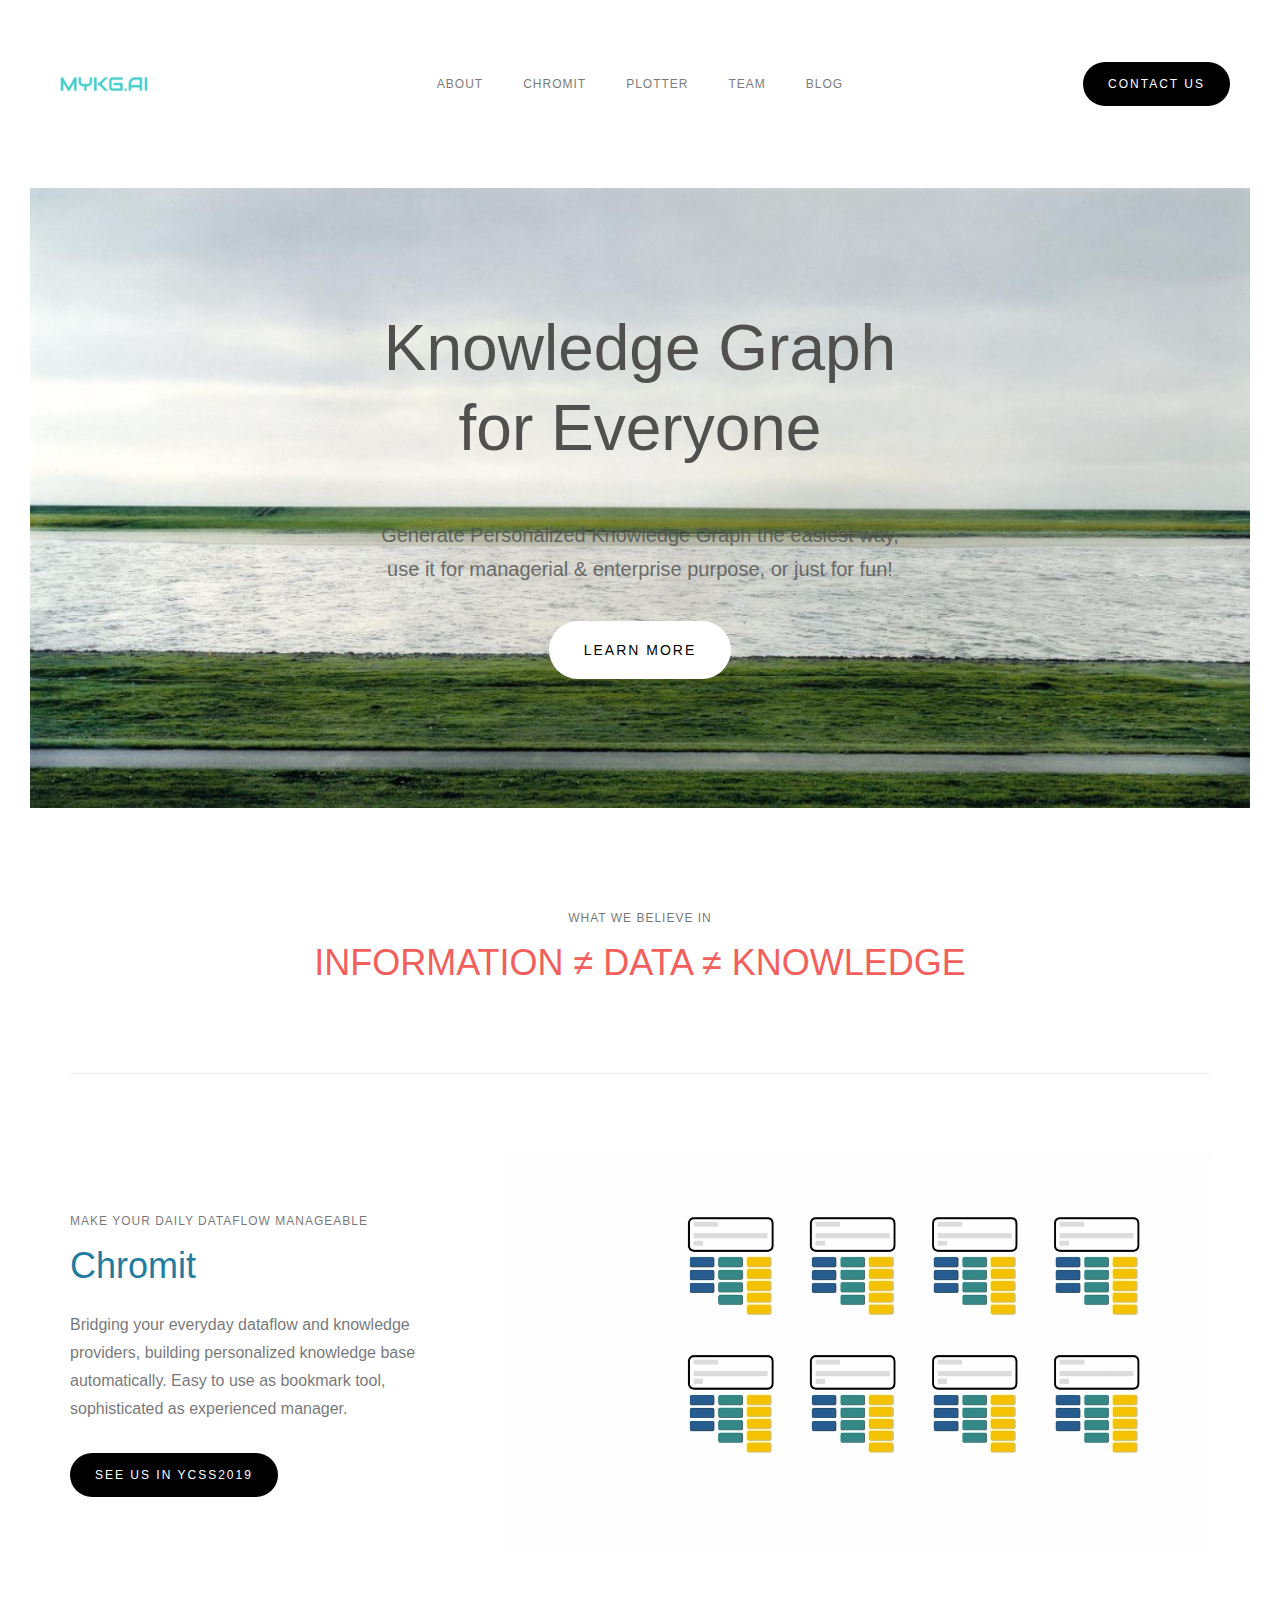
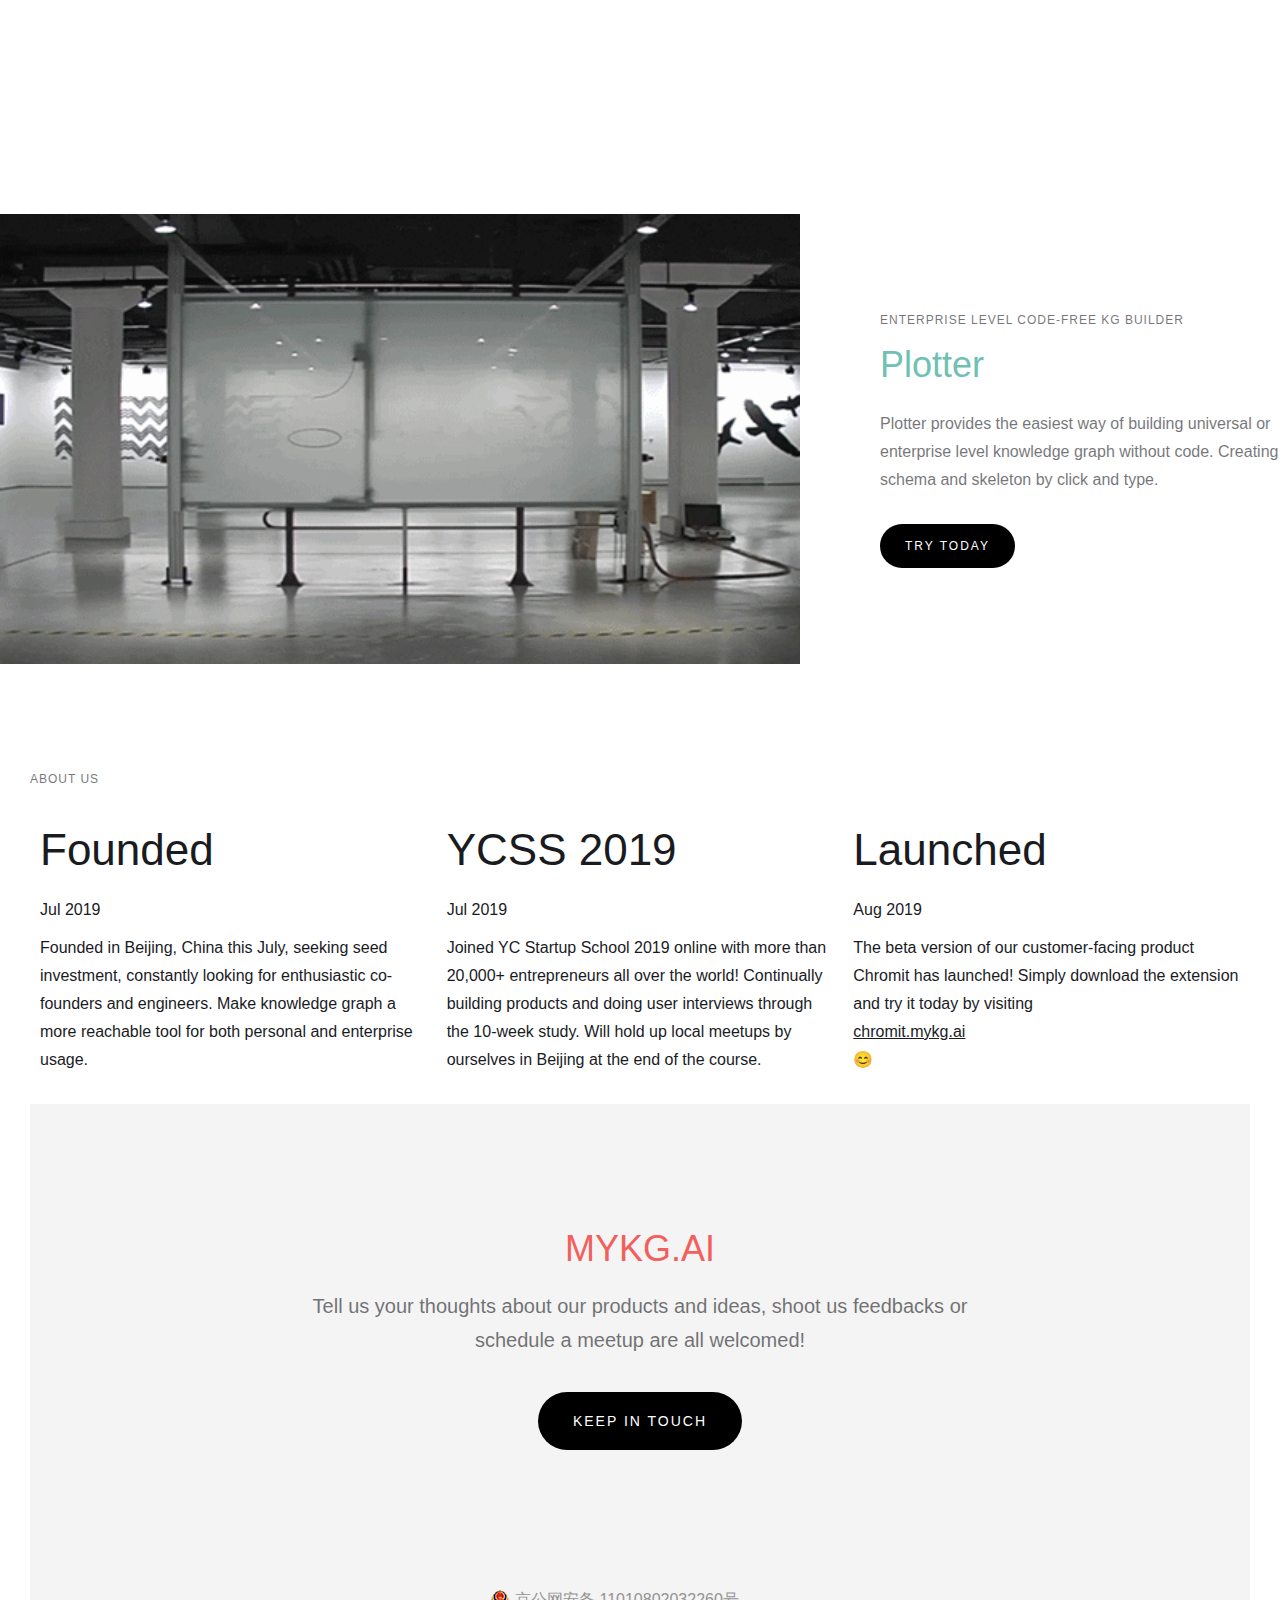
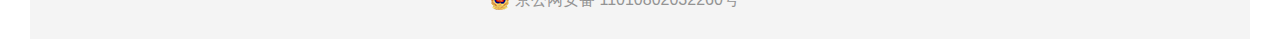
<file: index.html>
<!DOCTYPE html>
<!--  This site was created with help from webflow -->
<!--  Last Published: Mon Aug 19 2019 12:07:33 GMT+0000 (UTC)  -->
<html data-wf-page="5d5a18e18602db8b7c9969ea" data-wf-site="5d5a18e18602db81199969e7">
<head>
  <meta charset="utf-8">
  <title>MYKG.AI</title>
  <meta content="MYKG.AI" property="og:title">
  <meta content="https://uploads-ssl.webflow.com/5c6eb5400253230156de2bd6/5cdc268dd7274d5c05c6009a_Business%20SEO.jpg" property="og:image">
  <meta content="width=device-width, initial-scale=1" name="viewport">
  <meta content="Webflow" name="generator">
  <link href="css/normalize.css" rel="stylesheet" type="text/css">
  <link href="css/webflow.css" rel="stylesheet" type="text/css">
  <link href="css/mykg.webflow.css" rel="stylesheet" type="text/css">
  <!-- <script src="https://ajax.googleapis.com/ajax/libs/webfont/1.6.26/webfont.js" type="text/javascript"></script> -->
  <script type="text/javascript">WebFont.load({  google: {    families: ["Montserrat:100,100italic,200,200italic,300,300italic,400,400italic,500,500italic,600,600italic,700,700italic,800,800italic,900,900italic"]  }});</script>
  <!-- [if lt IE 9]><script src="https://cdnjs.cloudflare.com/ajax/libs/html5shiv/3.7.3/html5shiv.min.js" type="text/javascript"></script><![endif] -->
  <script type="text/javascript">!function(o,c){var n=c.documentElement,t=" w-mod-";n.className+=t+"js",("ontouchstart"in o||o.DocumentTouch&&c instanceof DocumentTouch)&&(n.className+=t+"touch")}(window,document);</script>
  <!-- <link href="icons/favicon.ico" rel="shortcut icon" type="image/x-icon">
  <link href="icons/webclip.png" rel="apple-touch-icon"> -->
</head>

<body>
  <div data-collapse="medium" data-animation="default" data-duration="400" class="navigation w-nav">
    <div class="navigation-wrap"><a href="index.html" class="logo-link w-nav-brand w--current"><img src="images/emblemmatic-mykg.ai-logo-28.png" width="108" srcset="images/emblemmatic-mykg.ai-logo-28-p-500.png 500w, images/emblemmatic-mykg.ai-logo-28.png 600w" sizes="108px" alt="" class="logo-image"></a>
      <div class="menu">
        <nav role="navigation" class="navigation-items w-nav-menu"><a href="about.html" class="navigation-item w-nav-link">About</a><a href="projects.html" class="navigation-item w-nav-link">CHROMIT</a><a href="projects.html" class="navigation-item w-nav-link">PLOTTER</a><a href="team.html" class="navigation-item w-nav-link">team</a><a href="blog.html" class="navigation-item w-nav-link">Blog</a></nav>
        <div class="menu-button w-nav-button"><img src="images/menu-icon_1menu-icon.png" width="22" alt="" class="menu-icon"></div>
      </div>
      <a href="mailto:yao@mykg.ai?subject=mail%20from%20mgkg%20website" class="button cc-contact-us w-inline-block">
        <div>CONTACT US</div>
      </a>
    </div>
  </div>
  <div class="section cc-store-home-wrap">
    <div class="intro-header">
      <div class="intro-content cc-homepage">
        <div class="intro-text">
          <div class="heading-jumbo">Knowledge Graph <br>for Everyone</div>
          <div class="paragraph-bigger cc-bigger-white-light">Generate Personalized Knowledge Graph the easiest way, <br>use it for managerial &amp; enterprise purpose, or just for fun!<br></div>
        </div>
        <a href="projects.html" class="button cc-jumbo-button cc-jumbo-white w-inline-block">
          <div>Learn More</div>
        </a>
      </div>
    </div>

    <div class="container">

      <div class="motto-wrap">
        <div class="label cc-light">What we believe in</div>
        <div class="heading-jumbo-small">INFORMATION ≠ DATA ≠ KNOWLEDGE<br></div>
      </div>

      <div class="divider"></div>

      <div class="home-content-wrap">
        <div class="w-layout-grid about-grid">
          <div class="motto-wrap"></div>
          <div id="w-node-76c147234d34-7c9969ea">
            <div class="home-section-wrap">
              <div class="label cc-light">make your daily dataflow manageable</div>
              <h2 class="section-heading"><a href="http://chromit.mykg.ai" data-w-id="0a826710-483d-d55b-6081-c6b4252740c5" target="_blank" class="link">Chromit</a></h2>
              <p class="paragraph-light">Bridging your everyday dataflow and knowledge providers, building personalized knowledge base automatically. Easy to use as bookmark tool, sophisticated as experienced manager.</p>
            </div>
            <a href="http://www.mykg.ai/chromit-pitch/#slide=1" target="_blank" class="button w-inline-block">
              <div>see us in YCSS2019</div>
            </a>
          </div><img src="images/gifhome_1386x757.gif" height="400" width="900" id="w-node-76c147234d3f-7c9969ea" alt=""></div>
      </div>
    </div>

  </div>

  <div class="w-layout-grid about-grid cc-about-2">
    <div id="w-node-76c147234d41-7c9969ea">
      <div class="home-section-wrap">
        <div class="label cc-light">Enterprise level code-free KG builder</div>
        <h2 class="section-heading">Plotter</h2>
        <p class="paragraph-light">Plotter provides the easiest way of building universal or enterprise level knowledge graph without code. Creating schema and skeleton by click and type. </p>
      </div>
      <a href="https://plotter.mykg.ai/#/kg" target="_blank" class="button w-inline-block">
        <div>try today</div>
      </a>
    </div><img src="images/giphy.gif" width="1300" height="450" id="w-node-76c147234d4c-7c9969ea" alt=""></div>

  <div class="section">
    <div class="label cc-light">about us</div>
    <div class="w-row">
      <div class="w-col w-col-4">
        <h1>Founded</h1>
        <h6>Jul 2019</h6>
        <p>Founded in Beijing, China this July, seeking seed investment, constantly looking for enthusiastic co-founders and engineers. Make knowledge graph a more reachable tool for both personal and enterprise usage.</p>
      </div>
      <div class="w-col w-col-4">
        <h1>YCSS 2019</h1>
        <h6>Jul 2019</h6>
        <p>Joined YC Startup School 2019 online with more than 20,000+ entrepreneurs all over the world! Continually building products and doing user interviews through the 10-week study. Will hold up local meetups by ourselves in Beijing at the end of the course.</p>
      </div>
      <div class="w-col w-col-4">
        <h1>Launched</h1>
        <h6>Aug 2019</h6>
        <p>The beta version of our customer-facing product Chromit has launched! Simply download the extension and try it today by visiting <a href="http://chromit.mykg.ai" target="_blank" class="link-2">chromit.mykg.ai</a> 😊</p>
      </div>
    </div>
  </div>

  <div class="section cc-cta">
    <div class="container">
      <div class="cta-wrap">
        <div>
          <div class="cta-text">
            <div class="heading-jumbo-small">MYKG.AI<br></div>
            <div class="paragraph-bigger cc-bigger-light">Tell us your thoughts about our products and ideas, shoot us feedbacks or schedule a meetup are all welcomed!<br></div>
          </div>
          <a href="contact.html" class="button cc-jumbo-button w-inline-block">
            <div>keep in touch</div>
          </a>
        </div>
      </div>
    </div>
    <div style="width:300px;margin:0 auto; padding:20px 0;">
      <a target="_blank" href="http://www.beian.gov.cn/portal/registerSystemInfo?recordcode=11010802032260" style="display:inline-block;text-decoration:none;height:20px;line-height:20px;">
        <img src="images/record.png" style="float:left;"/>
        <p style="float:left;height:20px;line-height:20px;margin: 0px 0px 0px 5px; color:#939393;">京公网安备 11010802032260号</p>
      </a>
    </div>
  </div>
  <script src="https://d3e54v103j8qbb.cloudfront.net/js/jquery-3.4.1.min.220afd743d.js" type="text/javascript" integrity="sha256-CSXorXvZcTkaix6Yvo6HppcZGetbYMGWSFlBw8HfCJo=" crossorigin="anonymous"></script>
  <script src="js/webflow.js" type="text/javascript"></script>
  <!-- [if lte IE 9]><script src="https://cdnjs.cloudflare.com/ajax/libs/placeholders/3.0.2/placeholders.min.js"></script><![endif] -->

  <!-- Start of HubSpot Embed Code -->
  <script type="text/javascript" id="hs-script-loader" async defer src="//js.hs-scripts.com/6304813.js"></script>
  <!-- End of HubSpot Embed Code -->
</body>
</html>
</file>
<file: css/webflow.css>
@font-face {
  font-family: 'webflow-icons';
  src: url("[data-uri]") format('truetype');
  font-weight: normal;
  font-style: normal;
}
[class^="w-icon-"],
[class*=" w-icon-"] {
  /* use !important to prevent issues with browser extensions that change fonts */
  font-family: 'webflow-icons' !important;
  speak: none;
  font-style: normal;
  font-weight: normal;
  font-variant: normal;
  text-transform: none;
  line-height: 1;
  /* Better Font Rendering =========== */
  -webkit-font-smoothing: antialiased;
  -moz-osx-font-smoothing: grayscale;
}
.w-icon-slider-right:before {
  content: "\e600";
}
.w-icon-slider-left:before {
  content: "\e601";
}
.w-icon-nav-menu:before {
  content: "\e602";
}
.w-icon-arrow-down:before,
.w-icon-dropdown-toggle:before {
  content: "\e603";
}
.w-icon-file-upload-remove:before {
  content: "\e900";
}
.w-icon-file-upload-icon:before {
  content: "\e903";
}
* {
  -webkit-box-sizing: border-box;
  -moz-box-sizing: border-box;
  box-sizing: border-box;
}
html {
  height: 100%;
}
body {
  margin: 0;
  min-height: 100%;
  background-color: #fff;
  font-family: Arial, sans-serif;
  font-size: 14px;
  line-height: 20px;
  color: #333;
}
img {
  max-width: 100%;
  vertical-align: middle;
  display: inline-block;
}
html.w-mod-touch * {
  background-attachment: scroll !important;
}
.w-block {
  display: block;
}
.w-inline-block {
  max-width: 100%;
  display: inline-block;
}
.w-clearfix:before,
.w-clearfix:after {
  content: " ";
  display: table;
  grid-column-start: 1;
  grid-row-start: 1;
  grid-column-end: 2;
  grid-row-end: 2;
}
.w-clearfix:after {
  clear: both;
}
.w-hidden {
  display: none;
}
.w-button {
  display: inline-block;
  padding: 9px 15px;
  background-color: #3898EC;
  color: white;
  border: 0;
  line-height: inherit;
  text-decoration: none;
  cursor: pointer;
  border-radius: 0;
}
input.w-button {
  -webkit-appearance: button;
}
html[data-w-dynpage] [data-w-cloak] {
  color: transparent !important;
}
.w-webflow-badge,
.w-webflow-badge * {
  position: static;
  left: auto;
  top: auto;
  right: auto;
  bottom: auto;
  z-index: auto;
  display: block;
  visibility: visible;
  overflow: visible;
  overflow-x: visible;
  overflow-y: visible;
  box-sizing: border-box;
  width: auto;
  height: auto;
  max-height: none;
  max-width: none;
  min-height: 0;
  min-width: 0;
  margin: 0;
  padding: 0;
  float: none;
  clear: none;
  border: 0 none transparent;
  border-radius: 0;
  background: none;
  background-image: none;
  background-position: 0% 0%;
  background-size: auto auto;
  background-repeat: repeat;
  background-origin: padding-box;
  background-clip: border-box;
  background-attachment: scroll;
  background-color: transparent;
  box-shadow: none;
  opacity: 1.0;
  transform: none;
  transition: none;
  direction: ltr;
  font-family: inherit;
  font-weight: inherit;
  color: inherit;
  font-size: inherit;
  line-height: inherit;
  font-style: inherit;
  font-variant: inherit;
  text-align: inherit;
  letter-spacing: inherit;
  text-decoration: inherit;
  text-indent: 0;
  text-transform: inherit;
  list-style-type: disc;
  text-shadow: none;
  font-smoothing: auto;
  vertical-align: baseline;
  cursor: inherit;
  white-space: inherit;
  word-break: normal;
  word-spacing: normal;
  word-wrap: normal;
}
.w-webflow-badge {
  position: fixed !important;
  display: inline-block !important;
  visibility: visible !important;
  opacity: 1 !important;
  z-index: 2147483647 !important;
  top: auto !important;
  right: 12px !important;
  bottom: 12px !important;
  left: auto !important;
  color: #AAADB0 !important;
  background-color: #fff !important;
  border-radius: 3px !important;
  padding: 6px 8px 6px 6px !important;
  font-size: 12px !important;
  opacity: 1.0 !important;
  line-height: 14px !important;
  text-decoration: none !important;
  transform: none !important;
  margin: 0 !important;
  width: auto !important;
  height: auto !important;
  overflow: visible !important;
  white-space: nowrap;
  box-shadow: 0 0 0 1px rgba(0, 0, 0, 0.1), 0px 1px 3px rgba(0, 0, 0, 0.1);
  cursor: pointer;
}
.w-webflow-badge > img {
  display: inline-block !important;
  visibility: visible !important;
  opacity: 1 !important;
  vertical-align: middle !important;
}
h1,
h2,
h3,
h4,
h5,
h6 {
  font-weight: bold;
  margin-bottom: 10px;
}
h1 {
  font-size: 38px;
  line-height: 44px;
  margin-top: 20px;
}
h2 {
  font-size: 32px;
  line-height: 36px;
  margin-top: 20px;
}
h3 {
  font-size: 24px;
  line-height: 30px;
  margin-top: 20px;
}
h4 {
  font-size: 18px;
  line-height: 24px;
  margin-top: 10px;
}
h5 {
  font-size: 14px;
  line-height: 20px;
  margin-top: 10px;
}
h6 {
  font-size: 12px;
  line-height: 18px;
  margin-top: 10px;
}
p {
  margin-top: 0;
  margin-bottom: 10px;
}
blockquote {
  margin: 0 0 10px 0;
  padding: 10px 20px;
  border-left: 5px solid #E2E2E2;
  font-size: 18px;
  line-height: 22px;
}
figure {
  margin: 0;
  margin-bottom: 10px;
}
figcaption {
  margin-top: 5px;
  text-align: center;
}
ul,
ol {
  margin-top: 0px;
  margin-bottom: 10px;
  padding-left: 40px;
}
.w-list-unstyled {
  padding-left: 0;
  list-style: none;
}
.w-embed:before,
.w-embed:after {
  content: " ";
  display: table;
  grid-column-start: 1;
  grid-row-start: 1;
  grid-column-end: 2;
  grid-row-end: 2;
}
.w-embed:after {
  clear: both;
}
.w-video {
  width: 100%;
  position: relative;
  padding: 0;
}
.w-video iframe,
.w-video object,
.w-video embed {
  position: absolute;
  top: 0;
  left: 0;
  width: 100%;
  height: 100%;
}
fieldset {
  padding: 0;
  margin: 0;
  border: 0;
}
button,
html input[type="button"],
input[type="reset"] {
  border: 0;
  cursor: pointer;
  -webkit-appearance: button;
}
.w-form {
  margin: 0 0 15px;
}
.w-form-done {
  display: none;
  padding: 20px;
  text-align: center;
  background-color: #dddddd;
}
.w-form-fail {
  display: none;
  margin-top: 10px;
  padding: 10px;
  background-color: #ffdede;
}
label {
  display: block;
  margin-bottom: 5px;
  font-weight: bold;
}
.w-input,
.w-select {
  display: block;
  width: 100%;
  height: 38px;
  padding: 8px 12px;
  margin-bottom: 10px;
  font-size: 14px;
  line-height: 1.428571429;
  color: #333333;
  vertical-align: middle;
  background-color: #ffffff;
  border: 1px solid #cccccc;
}
.w-input:-moz-placeholder,
.w-select:-moz-placeholder {
  color: #999;
}
.w-input::-moz-placeholder,
.w-select::-moz-placeholder {
  color: #999;
  opacity: 1;
}
.w-input:-ms-input-placeholder,
.w-select:-ms-input-placeholder {
  color: #999;
}
.w-input::-webkit-input-placeholder,
.w-select::-webkit-input-placeholder {
  color: #999;
}
.w-input:focus,
.w-select:focus {
  border-color: #3898EC;
  outline: 0;
}
.w-input[disabled],
.w-select[disabled],
.w-input[readonly],
.w-select[readonly],
fieldset[disabled] .w-input,
fieldset[disabled] .w-select {
  cursor: not-allowed;
  background-color: #eeeeee;
}
textarea.w-input,
textarea.w-select {
  height: auto;
}
.w-select {
  background-color: #f3f3f3;
}
.w-select[multiple] {
  height: auto;
}
.w-form-label {
  display: inline-block;
  cursor: pointer;
  font-weight: normal;
  margin-bottom: 0px;
}
.w-radio {
  display: block;
  margin-bottom: 5px;
  padding-left: 20px;
}
.w-radio:before,
.w-radio:after {
  content: " ";
  display: table;
  grid-column-start: 1;
  grid-row-start: 1;
  grid-column-end: 2;
  grid-row-end: 2;
}
.w-radio:after {
  clear: both;
}
.w-radio-input {
  margin: 4px 0 0;
  margin-top: 1px \9;
  line-height: normal;
  float: left;
  margin-left: -20px;
}
.w-radio-input {
  margin-top: 3px;
}
.w-file-upload {
  display: block;
  margin-bottom: 10px;
}
.w-file-upload-input {
  width: 0.1px;
  height: 0.1px;
  opacity: 0;
  overflow: hidden;
  position: absolute;
  z-index: -100;
}
.w-file-upload-default,
.w-file-upload-uploading,
.w-file-upload-success {
  display: inline-block;
  color: #333333;
}
.w-file-upload-error {
  display: block;
  margin-top: 10px;
}
.w-file-upload-default.w-hidden,
.w-file-upload-uploading.w-hidden,
.w-file-upload-error.w-hidden,
.w-file-upload-success.w-hidden {
  display: none;
}
.w-file-upload-uploading-btn {
  display: flex;
  font-size: 14px;
  font-weight: normal;
  cursor: pointer;
  margin: 0;
  padding: 8px 12px;
  border: 1px solid #cccccc;
  background-color: #fafafa;
}
.w-file-upload-file {
  display: flex;
  flex-grow: 1;
  justify-content: space-between;
  margin: 0;
  padding: 8px 9px 8px 11px;
  border: 1px solid #cccccc;
  background-color: #fafafa;
}
.w-file-upload-file-name {
  font-size: 14px;
  font-weight: normal;
  display: block;
}
.w-file-remove-link {
  margin-top: 3px;
  margin-left: 10px;
  width: auto;
  height: auto;
  padding: 3px;
  display: block;
  cursor: pointer;
}
.w-icon-file-upload-remove {
  margin: auto;
  font-size: 10px;
}
.w-file-upload-error-msg {
  display: inline-block;
  color: #ea384c;
  padding: 2px 0;
}
.w-file-upload-info {
  display: inline-block;
  line-height: 38px;
  padding: 0 12px;
}
.w-file-upload-label {
  display: inline-block;
  font-size: 14px;
  font-weight: normal;
  cursor: pointer;
  margin: 0;
  padding: 8px 12px;
  border: 1px solid #cccccc;
  background-color: #fafafa;
}
.w-icon-file-upload-icon,
.w-icon-file-upload-uploading {
  display: inline-block;
  margin-right: 8px;
  width: 20px;
}
.w-icon-file-upload-uploading {
  height: 20px;
}
.w-container {
  margin-left: auto;
  margin-right: auto;
  max-width: 940px;
}
.w-container:before,
.w-container:after {
  content: " ";
  display: table;
  grid-column-start: 1;
  grid-row-start: 1;
  grid-column-end: 2;
  grid-row-end: 2;
}
.w-container:after {
  clear: both;
}
.w-container .w-row {
  margin-left: -10px;
  margin-right: -10px;
}
.w-row:before,
.w-row:after {
  content: " ";
  display: table;
  grid-column-start: 1;
  grid-row-start: 1;
  grid-column-end: 2;
  grid-row-end: 2;
}
.w-row:after {
  clear: both;
}
.w-row .w-row {
  margin-left: 0;
  margin-right: 0;
}
.w-col {
  position: relative;
  float: left;
  width: 100%;
  min-height: 1px;
  padding-left: 10px;
  padding-right: 10px;
}
.w-col .w-col {
  padding-left: 0;
  padding-right: 0;
}
.w-col-1 {
  width: 8.33333333%;
}
.w-col-2 {
  width: 16.66666667%;
}
.w-col-3 {
  width: 25%;
}
.w-col-4 {
  width: 33.33333333%;
}
.w-col-5 {
  width: 41.66666667%;
}
.w-col-6 {
  width: 50%;
}
.w-col-7 {
  width: 58.33333333%;
}
.w-col-8 {
  width: 66.66666667%;
}
.w-col-9 {
  width: 75%;
}
.w-col-10 {
  width: 83.33333333%;
}
.w-col-11 {
  width: 91.66666667%;
}
.w-col-12 {
  width: 100%;
}
.w-hidden-main {
  display: none !important;
}
@media screen and (max-width: 991px) {
  .w-container {
    max-width: 728px;
  }
  .w-hidden-main {
    display: inherit !important;
  }
  .w-hidden-medium {
    display: none !important;
  }
  .w-col-medium-1 {
    width: 8.33333333%;
  }
  .w-col-medium-2 {
    width: 16.66666667%;
  }
  .w-col-medium-3 {
    width: 25%;
  }
  .w-col-medium-4 {
    width: 33.33333333%;
  }
  .w-col-medium-5 {
    width: 41.66666667%;
  }
  .w-col-medium-6 {
    width: 50%;
  }
  .w-col-medium-7 {
    width: 58.33333333%;
  }
  .w-col-medium-8 {
    width: 66.66666667%;
  }
  .w-col-medium-9 {
    width: 75%;
  }
  .w-col-medium-10 {
    width: 83.33333333%;
  }
  .w-col-medium-11 {
    width: 91.66666667%;
  }
  .w-col-medium-12 {
    width: 100%;
  }
  .w-col-stack {
    width: 100%;
    left: auto;
    right: auto;
  }
}
@media screen and (max-width: 767px) {
  .w-hidden-main {
    display: inherit !important;
  }
  .w-hidden-medium {
    display: inherit !important;
  }
  .w-hidden-small {
    display: none !important;
  }
  .w-row,
  .w-container .w-row {
    margin-left: 0;
    margin-right: 0;
  }
  .w-col {
    width: 100%;
    left: auto;
    right: auto;
  }
  .w-col-small-1 {
    width: 8.33333333%;
  }
  .w-col-small-2 {
    width: 16.66666667%;
  }
  .w-col-small-3 {
    width: 25%;
  }
  .w-col-small-4 {
    width: 33.33333333%;
  }
  .w-col-small-5 {
    width: 41.66666667%;
  }
  .w-col-small-6 {
    width: 50%;
  }
  .w-col-small-7 {
    width: 58.33333333%;
  }
  .w-col-small-8 {
    width: 66.66666667%;
  }
  .w-col-small-9 {
    width: 75%;
  }
  .w-col-small-10 {
    width: 83.33333333%;
  }
  .w-col-small-11 {
    width: 91.66666667%;
  }
  .w-col-small-12 {
    width: 100%;
  }
}
@media screen and (max-width: 479px) {
  .w-container {
    max-width: none;
  }
  .w-hidden-main {
    display: inherit !important;
  }
  .w-hidden-medium {
    display: inherit !important;
  }
  .w-hidden-small {
    display: inherit !important;
  }
  .w-hidden-tiny {
    display: none !important;
  }
  .w-col {
    width: 100%;
  }
  .w-col-tiny-1 {
    width: 8.33333333%;
  }
  .w-col-tiny-2 {
    width: 16.66666667%;
  }
  .w-col-tiny-3 {
    width: 25%;
  }
  .w-col-tiny-4 {
    width: 33.33333333%;
  }
  .w-col-tiny-5 {
    width: 41.66666667%;
  }
  .w-col-tiny-6 {
    width: 50%;
  }
  .w-col-tiny-7 {
    width: 58.33333333%;
  }
  .w-col-tiny-8 {
    width: 66.66666667%;
  }
  .w-col-tiny-9 {
    width: 75%;
  }
  .w-col-tiny-10 {
    width: 83.33333333%;
  }
  .w-col-tiny-11 {
    width: 91.66666667%;
  }
  .w-col-tiny-12 {
    width: 100%;
  }
}
.w-widget {
  position: relative;
}
.w-widget-map {
  width: 100%;
  height: 400px;
}
.w-widget-map label {
  width: auto;
  display: inline;
}
.w-widget-map img {
  max-width: inherit;
}
.w-widget-map .gm-style-iw {
  text-align: center;
}
.w-widget-map .gm-style-iw > button {
  display: none !important;
}
.w-widget-twitter {
  overflow: hidden;
}
.w-widget-twitter-count-shim {
  display: inline-block;
  vertical-align: top;
  position: relative;
  width: 28px;
  height: 20px;
  text-align: center;
  background: white;
  border: #758696 solid 1px;
  border-radius: 3px;
}
.w-widget-twitter-count-shim * {
  pointer-events: none;
  -webkit-user-select: none;
  -moz-user-select: none;
  -ms-user-select: none;
  user-select: none;
}
.w-widget-twitter-count-shim .w-widget-twitter-count-inner {
  position: relative;
  font-size: 15px;
  line-height: 12px;
  text-align: center;
  color: #999;
  font-family: serif;
}
.w-widget-twitter-count-shim .w-widget-twitter-count-clear {
  position: relative;
  display: block;
}
.w-widget-twitter-count-shim.w--large {
  width: 36px;
  height: 28px;
  margin-left: 7px;
}
.w-widget-twitter-count-shim.w--large .w-widget-twitter-count-inner {
  font-size: 18px;
  line-height: 18px;
}
.w-widget-twitter-count-shim:not(.w--vertical) {
  margin-left: 5px;
  margin-right: 8px;
}
.w-widget-twitter-count-shim:not(.w--vertical).w--large {
  margin-left: 6px;
}
.w-widget-twitter-count-shim:not(.w--vertical):before,
.w-widget-twitter-count-shim:not(.w--vertical):after {
  top: 50%;
  left: 0;
  border: solid transparent;
  content: " ";
  height: 0;
  width: 0;
  position: absolute;
  pointer-events: none;
}
.w-widget-twitter-count-shim:not(.w--vertical):before {
  border-color: rgba(117, 134, 150, 0);
  border-right-color: #5d6c7b;
  border-width: 4px;
  margin-left: -9px;
  margin-top: -4px;
}
.w-widget-twitter-count-shim:not(.w--vertical).w--large:before {
  border-width: 5px;
  margin-left: -10px;
  margin-top: -5px;
}
.w-widget-twitter-count-shim:not(.w--vertical):after {
  border-color: rgba(255, 255, 255, 0);
  border-right-color: white;
  border-width: 4px;
  margin-left: -8px;
  margin-top: -4px;
}
.w-widget-twitter-count-shim:not(.w--vertical).w--large:after {
  border-width: 5px;
  margin-left: -9px;
  margin-top: -5px;
}
.w-widget-twitter-count-shim.w--vertical {
  width: 61px;
  height: 33px;
  margin-bottom: 8px;
}
.w-widget-twitter-count-shim.w--vertical:before,
.w-widget-twitter-count-shim.w--vertical:after {
  top: 100%;
  left: 50%;
  border: solid transparent;
  content: " ";
  height: 0;
  width: 0;
  position: absolute;
  pointer-events: none;
}
.w-widget-twitter-count-shim.w--vertical:before {
  border-color: rgba(117, 134, 150, 0);
  border-top-color: #5d6c7b;
  border-width: 5px;
  margin-left: -5px;
}
.w-widget-twitter-count-shim.w--vertical:after {
  border-color: rgba(255, 255, 255, 0);
  border-top-color: white;
  border-width: 4px;
  margin-left: -4px;
}
.w-widget-twitter-count-shim.w--vertical .w-widget-twitter-count-inner {
  font-size: 18px;
  line-height: 22px;
}
.w-widget-twitter-count-shim.w--vertical.w--large {
  width: 76px;
}
.w-widget-gplus {
  overflow: hidden;
}
.w-background-video {
  position: relative;
  overflow: hidden;
  height: 500px;
  color: white;
}
.w-background-video > video {
  background-size: cover;
  background-position: 50% 50%;
  position: absolute;
  right: -100%;
  bottom: -100%;
  top: -100%;
  left: -100%;
  margin: auto;
  min-width: 100%;
  min-height: 100%;
  z-index: -100;
}
.w-background-video > video::-webkit-media-controls-start-playback-button {
  display: none !important;
  -webkit-appearance: none;
}
.w-slider {
  position: relative;
  height: 300px;
  text-align: center;
  background: #dddddd;
  clear: both;
  -webkit-tap-highlight-color: rgba(0, 0, 0, 0);
  tap-highlight-color: rgba(0, 0, 0, 0);
}
.w-slider-mask {
  position: relative;
  display: block;
  overflow: hidden;
  z-index: 1;
  left: 0;
  right: 0;
  height: 100%;
  white-space: nowrap;
}
.w-slide {
  position: relative;
  display: inline-block;
  vertical-align: top;
  width: 100%;
  height: 100%;
  white-space: normal;
  text-align: left;
}
.w-slider-nav {
  position: absolute;
  z-index: 2;
  top: auto;
  right: 0;
  bottom: 0;
  left: 0;
  margin: auto;
  padding-top: 10px;
  height: 40px;
  text-align: center;
  -webkit-tap-highlight-color: rgba(0, 0, 0, 0);
  tap-highlight-color: rgba(0, 0, 0, 0);
}
.w-slider-nav.w-round > div {
  border-radius: 100%;
}
.w-slider-nav.w-num > div {
  width: auto;
  height: auto;
  padding: 0.2em 0.5em;
  font-size: inherit;
  line-height: inherit;
}
.w-slider-nav.w-shadow > div {
  box-shadow: 0 0 3px rgba(51, 51, 51, 0.4);
}
.w-slider-nav-invert {
  color: #fff;
}
.w-slider-nav-invert > div {
  background-color: rgba(34, 34, 34, 0.4);
}
.w-slider-nav-invert > div.w-active {
  background-color: #222;
}
.w-slider-dot {
  position: relative;
  display: inline-block;
  width: 1em;
  height: 1em;
  background-color: rgba(255, 255, 255, 0.4);
  cursor: pointer;
  margin: 0 3px 0.5em;
  transition: background-color 100ms, color 100ms;
}
.w-slider-dot.w-active {
  background-color: #fff;
}
.w-slider-arrow-left,
.w-slider-arrow-right {
  position: absolute;
  width: 80px;
  top: 0;
  right: 0;
  bottom: 0;
  left: 0;
  margin: auto;
  cursor: pointer;
  overflow: hidden;
  color: white;
  font-size: 40px;
  -webkit-tap-highlight-color: rgba(0, 0, 0, 0);
  tap-highlight-color: rgba(0, 0, 0, 0);
  -webkit-user-select: none;
  -moz-user-select: none;
  -ms-user-select: none;
  user-select: none;
}
.w-slider-arrow-left [class^="w-icon-"],
.w-slider-arrow-right [class^="w-icon-"],
.w-slider-arrow-left [class*=" w-icon-"],
.w-slider-arrow-right [class*=" w-icon-"] {
  position: absolute;
}
.w-slider-arrow-left {
  z-index: 3;
  right: auto;
}
.w-slider-arrow-right {
  z-index: 4;
  left: auto;
}
.w-icon-slider-left,
.w-icon-slider-right {
  top: 0;
  right: 0;
  bottom: 0;
  left: 0;
  margin: auto;
  width: 1em;
  height: 1em;
}
.w-dropdown {
  display: inline-block;
  position: relative;
  text-align: left;
  margin-left: auto;
  margin-right: auto;
  z-index: 900;
}
.w-dropdown-btn,
.w-dropdown-toggle,
.w-dropdown-link {
  position: relative;
  vertical-align: top;
  text-decoration: none;
  color: #222222;
  padding: 20px;
  text-align: left;
  margin-left: auto;
  margin-right: auto;
  white-space: nowrap;
}
.w-dropdown-toggle {
  -webkit-user-select: none;
  -moz-user-select: none;
  -ms-user-select: none;
  user-select: none;
  display: inline-block;
  cursor: pointer;
  padding-right: 40px;
}
.w-icon-dropdown-toggle {
  position: absolute;
  top: 0;
  right: 0;
  bottom: 0;
  margin: auto;
  margin-right: 20px;
  width: 1em;
  height: 1em;
}
.w-dropdown-list {
  position: absolute;
  background: #dddddd;
  display: none;
  min-width: 100%;
}
.w-dropdown-list.w--open {
  display: block;
}
.w-dropdown-link {
  padding: 10px 20px;
  display: block;
  color: #222222;
}
.w-dropdown-link.w--current {
  color: #0082f3;
}
.w-nav[data-collapse="all"] .w-dropdown,
.w-nav[data-collapse="all"] .w-dropdown-toggle {
  display: block;
}
.w-nav[data-collapse="all"] .w-dropdown-list {
  position: static;
}
@media screen and (max-width: 991px) {
  .w-nav[data-collapse="medium"] .w-dropdown,
  .w-nav[data-collapse="medium"] .w-dropdown-toggle {
    display: block;
  }
  .w-nav[data-collapse="medium"] .w-dropdown-list {
    position: static;
  }
}
@media screen and (max-width: 767px) {
  .w-nav[data-collapse="small"] .w-dropdown,
  .w-nav[data-collapse="small"] .w-dropdown-toggle {
    display: block;
  }
  .w-nav[data-collapse="small"] .w-dropdown-list {
    position: static;
  }
  .w-nav-brand {
    padding-left: 10px;
  }
}
@media screen and (max-width: 479px) {
  .w-nav[data-collapse="tiny"] .w-dropdown,
  .w-nav[data-collapse="tiny"] .w-dropdown-toggle {
    display: block;
  }
  .w-nav[data-collapse="tiny"] .w-dropdown-list {
    position: static;
  }
}
/**
 * ## Note
 * Safari (on both iOS and OS X) does not handle viewport units (vh, vw) well.
 * For example percentage units do not work on descendants of elements that
 * have any dimensions expressed in viewport units. It also doesn’t handle them at
 * all in `calc()`.
 */
/**
 * Wrapper around all lightbox elements
 *
 * 1. Since the lightbox can receive focus, IE also gives it an outline.
 * 2. Fixes flickering on Chrome when a transition is in progress
 *    underneath the lightbox.
 */
.w-lightbox-backdrop {
  color: #000;
  cursor: auto;
  font-family: serif;
  font-size: medium;
  font-style: normal;
  font-variant: normal;
  font-weight: normal;
  letter-spacing: normal;
  line-height: normal;
  list-style: disc;
  text-align: start;
  text-indent: 0;
  text-shadow: none;
  text-transform: none;
  visibility: visible;
  white-space: normal;
  word-break: normal;
  word-spacing: normal;
  word-wrap: normal;
  position: fixed;
  top: 0;
  right: 0;
  bottom: 0;
  left: 0;
  color: #fff;
  font-family: "Helvetica Neue", Helvetica, Ubuntu, "Segoe UI", Verdana, sans-serif;
  font-size: 17px;
  line-height: 1.2;
  font-weight: 300;
  text-align: center;
  background: rgba(0, 0, 0, 0.9);
  z-index: 2000;
  outline: 0;
  /* 1 */
  opacity: 0;
  -webkit-user-select: none;
  -moz-user-select: none;
  -ms-user-select: none;
  -webkit-tap-highlight-color: transparent;
  -webkit-transform: translate(0, 0);
  /* 2 */
}
/**
 * Neat trick to bind the rubberband effect to our canvas instead of the whole
 * document on iOS. It also prevents a bug that causes the document underneath to scroll.
 */
.w-lightbox-backdrop,
.w-lightbox-container {
  height: 100%;
  overflow: auto;
  -webkit-overflow-scrolling: touch;
}
.w-lightbox-content {
  position: relative;
  height: 100vh;
  overflow: hidden;
}
.w-lightbox-view {
  position: absolute;
  width: 100vw;
  height: 100vh;
  opacity: 0;
}
.w-lightbox-view:before {
  content: "";
  height: 100vh;
}
/* .w-lightbox-content */
.w-lightbox-group,
.w-lightbox-group .w-lightbox-view,
.w-lightbox-group .w-lightbox-view:before {
  height: 86vh;
}
.w-lightbox-frame,
.w-lightbox-view:before {
  display: inline-block;
  vertical-align: middle;
}
/*
 * 1. Remove default margin set by user-agent on the <figure> element.
 */
.w-lightbox-figure {
  position: relative;
  margin: 0;
  /* 1 */
}
.w-lightbox-group .w-lightbox-figure {
  cursor: pointer;
}
/**
 * IE adds image dimensions as width and height attributes on the IMG tag,
 * but we need both width and height to be set to auto to enable scaling.
 */
.w-lightbox-img {
  width: auto;
  height: auto;
  max-width: none;
}
/**
 * 1. Reset if style is set by user on "All Images"
 */
.w-lightbox-image {
  display: block;
  float: none;
  /* 1 */
  max-width: 100vw;
  max-height: 100vh;
}
.w-lightbox-group .w-lightbox-image {
  max-height: 86vh;
}
.w-lightbox-caption {
  position: absolute;
  right: 0;
  bottom: 0;
  left: 0;
  padding: .5em 1em;
  background: rgba(0, 0, 0, 0.4);
  text-align: left;
  text-overflow: ellipsis;
  white-space: nowrap;
  overflow: hidden;
}
.w-lightbox-embed {
  position: absolute;
  top: 0;
  right: 0;
  bottom: 0;
  left: 0;
  width: 100%;
  height: 100%;
}
.w-lightbox-control {
  position: absolute;
  top: 0;
  width: 4em;
  background-size: 24px;
  background-repeat: no-repeat;
  background-position: center;
  cursor: pointer;
  -webkit-transition: all .3s;
  transition: all .3s;
}
.w-lightbox-left {
  display: none;
  bottom: 0;
  left: 0;
  /* <svg xmlns="http://www.w3.org/2000/svg" viewBox="-20 0 24 40" width="24" height="40"><g transform="rotate(45)"><path d="m0 0h5v23h23v5h-28z" opacity=".4"/><path d="m1 1h3v23h23v3h-26z" fill="#fff"/></g></svg> */
  background-image: url("[data-uri]");
}
.w-lightbox-right {
  display: none;
  right: 0;
  bottom: 0;
  /* <svg xmlns="http://www.w3.org/2000/svg" viewBox="-4 0 24 40" width="24" height="40"><g transform="rotate(45)"><path d="m0-0h28v28h-5v-23h-23z" opacity=".4"/><path d="m1 1h26v26h-3v-23h-23z" fill="#fff"/></g></svg> */
  background-image: url("[data-uri]");
}
/*
 * Without specifying the with and height inside the SVG, all versions of IE render the icon too small.
 * The bug does not seem to manifest itself if the elements are tall enough such as the above arrows.
 * (http://stackoverflow.com/questions/16092114/background-size-differs-in-internet-explorer)
 */
.w-lightbox-close {
  right: 0;
  height: 2.6em;
  /* <svg xmlns="http://www.w3.org/2000/svg" viewBox="-4 0 18 17" width="18" height="17"><g transform="rotate(45)"><path d="m0 0h7v-7h5v7h7v5h-7v7h-5v-7h-7z" opacity=".4"/><path d="m1 1h7v-7h3v7h7v3h-7v7h-3v-7h-7z" fill="#fff"/></g></svg> */
  background-image: url("[data-uri]");
  background-size: 18px;
}
/**
 * 1. All IE versions add extra space at the bottom without this.
 */
.w-lightbox-strip {
  position: absolute;
  bottom: 0;
  left: 0;
  right: 0;
  padding: 0 1vh;
  line-height: 0;
  /* 1 */
  white-space: nowrap;
  overflow-x: auto;
  overflow-y: hidden;
}
/*
 * 1. We use content-box to avoid having to do `width: calc(10vh + 2vw)`
 *    which doesn’t work in Safari anyway.
 * 2. Chrome renders images pixelated when switching to GPU. Making sure
 *    the parent is also rendered on the GPU (by setting translate3d for
 *    example) fixes this behavior.
 */
.w-lightbox-item {
  display: inline-block;
  width: 10vh;
  padding: 2vh 1vh;
  box-sizing: content-box;
  /* 1 */
  cursor: pointer;
  -webkit-transform: translate3d(0, 0, 0);
  /* 2 */
}
.w-lightbox-active {
  opacity: .3;
}
.w-lightbox-thumbnail {
  position: relative;
  height: 10vh;
  background: #222;
  overflow: hidden;
}
.w-lightbox-thumbnail-image {
  position: absolute;
  top: 0;
  left: 0;
}
.w-lightbox-thumbnail .w-lightbox-tall {
  top: 50%;
  width: 100%;
  -webkit-transform: translate(0, -50%);
  -ms-transform: translate(0, -50%);
  transform: translate(0, -50%);
}
.w-lightbox-thumbnail .w-lightbox-wide {
  left: 50%;
  height: 100%;
  -webkit-transform: translate(-50%, 0);
  -ms-transform: translate(-50%, 0);
  transform: translate(-50%, 0);
}
/*
 * Spinner
 *
 * Absolute pixel values are used to avoid rounding errors that would cause
 * the white spinning element to be misaligned with the track.
 */
.w-lightbox-spinner {
  position: absolute;
  top: 50%;
  left: 50%;
  box-sizing: border-box;
  width: 40px;
  height: 40px;
  margin-top: -20px;
  margin-left: -20px;
  border: 5px solid rgba(0, 0, 0, 0.4);
  border-radius: 50%;
  -webkit-animation: spin .8s infinite linear;
  animation: spin .8s infinite linear;
}
.w-lightbox-spinner:after {
  content: "";
  position: absolute;
  top: -4px;
  right: -4px;
  bottom: -4px;
  left: -4px;
  border: 3px solid transparent;
  border-bottom-color: #fff;
  border-radius: 50%;
}
/*
 * Utility classes
 */
.w-lightbox-hide {
  display: none;
}
.w-lightbox-noscroll {
  overflow: hidden;
}
@media (min-width: 768px) {
  .w-lightbox-content {
    height: 96vh;
    margin-top: 2vh;
  }
  .w-lightbox-view,
  .w-lightbox-view:before {
    height: 96vh;
  }
  /* .w-lightbox-content */
  .w-lightbox-group,
  .w-lightbox-group .w-lightbox-view,
  .w-lightbox-group .w-lightbox-view:before {
    height: 84vh;
  }
  .w-lightbox-image {
    max-width: 96vw;
    max-height: 96vh;
  }
  .w-lightbox-group .w-lightbox-image {
    max-width: 82.3vw;
    max-height: 84vh;
  }
  .w-lightbox-left,
  .w-lightbox-right {
    display: block;
    opacity: .5;
  }
  .w-lightbox-close {
    opacity: .8;
  }
  .w-lightbox-control:hover {
    opacity: 1;
  }
}
.w-lightbox-inactive,
.w-lightbox-inactive:hover {
  opacity: 0;
}
.w-richtext:before,
.w-richtext:after {
  content: " ";
  display: table;
  grid-column-start: 1;
  grid-row-start: 1;
  grid-column-end: 2;
  grid-row-end: 2;
}
.w-richtext:after {
  clear: both;
}
.w-richtext[contenteditable="true"]:before,
.w-richtext[contenteditable="true"]:after {
  white-space: initial;
}
.w-richtext ol,
.w-richtext ul {
  overflow: hidden;
}
.w-richtext .w-richtext-figure-selected.w-richtext-figure-type-video div:after,
.w-richtext .w-richtext-figure-selected[data-rt-type="video"] div:after {
  outline: 2px solid #2895f7;
}
.w-richtext .w-richtext-figure-selected.w-richtext-figure-type-image div,
.w-richtext .w-richtext-figure-selected[data-rt-type="image"] div {
  outline: 2px solid #2895f7;
}
.w-richtext figure.w-richtext-figure-type-video > div:after,
.w-richtext figure[data-rt-type="video"] > div:after {
  content: '';
  position: absolute;
  display: none;
  left: 0;
  top: 0;
  right: 0;
  bottom: 0;
}
.w-richtext figure {
  position: relative;
  max-width: 60%;
}
.w-richtext figure > div:before {
  cursor: default!important;
}
.w-richtext figure img {
  width: 100%;
}
.w-richtext figure figcaption.w-richtext-figcaption-placeholder {
  opacity: 0.6;
}
.w-richtext figure div {
  /* fix incorrectly sized selection border in the data manager */
  font-size: 0px;
  color: transparent;
}
.w-richtext figure.w-richtext-figure-type-image,
.w-richtext figure[data-rt-type="image"] {
  display: table;
}
.w-richtext figure.w-richtext-figure-type-image > div,
.w-richtext figure[data-rt-type="image"] > div {
  display: inline-block;
}
.w-richtext figure.w-richtext-figure-type-image > figcaption,
.w-richtext figure[data-rt-type="image"] > figcaption {
  display: table-caption;
  caption-side: bottom;
}
.w-richtext figure.w-richtext-figure-type-video,
.w-richtext figure[data-rt-type="video"] {
  width: 60%;
  height: 0;
}
.w-richtext figure.w-richtext-figure-type-video iframe,
.w-richtext figure[data-rt-type="video"] iframe {
  position: absolute;
  top: 0;
  left: 0;
  width: 100%;
  height: 100%;
}
.w-richtext figure.w-richtext-figure-type-video > div,
.w-richtext figure[data-rt-type="video"] > div {
  width: 100%;
}
.w-richtext figure.w-richtext-align-center {
  margin-right: auto;
  margin-left: auto;
  clear: both;
}
.w-richtext figure.w-richtext-align-center.w-richtext-figure-type-image > div,
.w-richtext figure.w-richtext-align-center[data-rt-type="image"] > div {
  max-width: 100%;
}
.w-richtext figure.w-richtext-align-normal {
  clear: both;
}
.w-richtext figure.w-richtext-align-fullwidth {
  width: 100%;
  max-width: 100%;
  text-align: center;
  clear: both;
  display: block;
  margin-right: auto;
  margin-left: auto;
}
.w-richtext figure.w-richtext-align-fullwidth > div {
  display: inline-block;
  /* padding-bottom is used for aspect ratios in video figures
      we want the div to inherit that so hover/selection borders in the designer-canvas
      fit right*/
  padding-bottom: inherit;
}
.w-richtext figure.w-richtext-align-fullwidth > figcaption {
  display: block;
}
.w-richtext figure.w-richtext-align-floatleft {
  float: left;
  margin-right: 15px;
  clear: none;
}
.w-richtext figure.w-richtext-align-floatright {
  float: right;
  margin-left: 15px;
  clear: none;
}
.w-nav {
  position: relative;
  background: #dddddd;
  z-index: 1000;
}
.w-nav:before,
.w-nav:after {
  content: " ";
  display: table;
  grid-column-start: 1;
  grid-row-start: 1;
  grid-column-end: 2;
  grid-row-end: 2;
}
.w-nav:after {
  clear: both;
}
.w-nav-brand {
  position: relative;
  float: left;
  text-decoration: none;
  color: #333333;
}
.w-nav-link {
  position: relative;
  display: inline-block;
  vertical-align: top;
  text-decoration: none;
  color: #222222;
  padding: 20px;
  text-align: left;
  margin-left: auto;
  margin-right: auto;
}
.w-nav-link.w--current {
  color: #0082f3;
}
.w-nav-menu {
  position: relative;
  float: right;
}
.w--nav-menu-open {
  display: block !important;
  position: absolute;
  top: 100%;
  left: 0;
  right: 0;
  background: #C8C8C8;
  text-align: center;
  overflow: visible;
  min-width: 200px;
}
.w--nav-link-open {
  display: block;
  position: relative;
}
.w-nav-overlay {
  position: absolute;
  overflow: hidden;
  display: none;
  top: 100%;
  left: 0;
  right: 0;
  width: 100%;
}
.w-nav-overlay .w--nav-menu-open {
  top: 0;
}
.w-nav[data-animation="over-left"] .w-nav-overlay {
  width: auto;
}
.w-nav[data-animation="over-left"] .w-nav-overlay,
.w-nav[data-animation="over-left"] .w--nav-menu-open {
  right: auto;
  z-index: 1;
  top: 0;
}
.w-nav[data-animation="over-right"] .w-nav-overlay {
  width: auto;
}
.w-nav[data-animation="over-right"] .w-nav-overlay,
.w-nav[data-animation="over-right"] .w--nav-menu-open {
  left: auto;
  z-index: 1;
  top: 0;
}
.w-nav-button {
  position: relative;
  float: right;
  padding: 18px;
  font-size: 24px;
  display: none;
  cursor: pointer;
  -webkit-tap-highlight-color: rgba(0, 0, 0, 0);
  tap-highlight-color: rgba(0, 0, 0, 0);
  -webkit-user-select: none;
  -moz-user-select: none;
  -ms-user-select: none;
  user-select: none;
}
.w-nav-button.w--open {
  background-color: #C8C8C8;
  color: white;
}
.w-nav[data-collapse="all"] .w-nav-menu {
  display: none;
}
.w-nav[data-collapse="all"] .w-nav-button {
  display: block;
}
@media screen and (max-width: 991px) {
  .w-nav[data-collapse="medium"] .w-nav-menu {
    display: none;
  }
  .w-nav[data-collapse="medium"] .w-nav-button {
    display: block;
  }
}
@media screen and (max-width: 767px) {
  .w-nav[data-collapse="small"] .w-nav-menu {
    display: none;
  }
  .w-nav[data-collapse="small"] .w-nav-button {
    display: block;
  }
  .w-nav-brand {
    padding-left: 10px;
  }
}
@media screen and (max-width: 479px) {
  .w-nav[data-collapse="tiny"] .w-nav-menu {
    display: none;
  }
  .w-nav[data-collapse="tiny"] .w-nav-button {
    display: block;
  }
}
.w-tabs {
  position: relative;
}
.w-tabs:before,
.w-tabs:after {
  content: " ";
  display: table;
  grid-column-start: 1;
  grid-row-start: 1;
  grid-column-end: 2;
  grid-row-end: 2;
}
.w-tabs:after {
  clear: both;
}
.w-tab-menu {
  position: relative;
}
.w-tab-link {
  position: relative;
  display: inline-block;
  vertical-align: top;
  text-decoration: none;
  padding: 9px 30px;
  text-align: left;
  cursor: pointer;
  color: #222222;
  background-color: #dddddd;
}
.w-tab-link.w--current {
  background-color: #C8C8C8;
}
.w-tab-content {
  position: relative;
  display: block;
  overflow: hidden;
}
.w-tab-pane {
  position: relative;
  display: none;
}
.w--tab-active {
  display: block;
}
@media screen and (max-width: 479px) {
  .w-tab-link {
    display: block;
  }
}
.w-ix-emptyfix:after {
  content: "";
}
@keyframes spin {
  0% {
    transform: rotate(0deg);
  }
  100% {
    transform: rotate(360deg);
  }
}
.w-dyn-empty {
  padding: 10px;
  background-color: #dddddd;
}
.w-dyn-bind-empty {
  display: none !important;
}
.w-condition-invisible {
  display: none !important;
}
</file>
<file: css/mykg.webflow.css>
.w-layout-grid {
  display: -ms-grid;
  display: grid;
  grid-auto-columns: 1fr;
  -ms-grid-columns: 1fr 1fr;
  grid-template-columns: 1fr 1fr;
  -ms-grid-rows: auto auto;
  grid-template-rows: auto auto;
  grid-row-gap: 16px;
  grid-column-gap: 16px;
}

body {
  font-family: Montserrat, sans-serif;
  color: #1a1b1f;
  font-size: 16px;
  line-height: 28px;
  font-weight: 400;
}

h1 {
  margin-top: 20px;
  margin-bottom: 15px;
  font-size: 44px;
  line-height: 62px;
  font-weight: 400;
}

h2 {
  margin-top: 10px;
  margin-bottom: 10px;
  font-size: 36px;
  line-height: 50px;
  font-weight: 400;
}

h3 {
  margin-top: 10px;
  margin-bottom: 10px;
  font-size: 30px;
  line-height: 46px;
  font-weight: 400;
}

h4 {
  margin-top: 10px;
  margin-bottom: 10px;
  font-size: 24px;
  line-height: 38px;
  font-weight: 400;
}

h5 {
  margin-top: 10px;
  margin-bottom: 10px;
  font-size: 20px;
  line-height: 34px;
  font-weight: 500;
}

h6 {
  margin-top: 10px;
  margin-bottom: 10px;
  font-size: 16px;
  line-height: 28px;
  font-weight: 500;
}

p {
  margin-bottom: 10px;
}

a {
  display: block;
  -webkit-transition: opacity 200ms ease;
  transition: opacity 200ms ease;
  color: #1a1b1f;
  text-decoration: underline;
}

a:hover {
  color: #32343a;
}

a:active {
  color: #43464d;
}

ul {
  margin-top: 20px;
  margin-bottom: 10px;
  padding-left: 40px;
  list-style-type: disc;
}

li {
  margin-bottom: 10px;
}

img {
  display: block;
}

label {
  margin-bottom: 10px;
  font-size: 12px;
  line-height: 20px;
  font-weight: 500;
  letter-spacing: 1px;
  text-transform: uppercase;
}

blockquote {
  margin-top: 25px;
  margin-bottom: 25px;
  padding: 15px 30px;
  border-left: 5px solid #e2e2e2;
  font-size: 20px;
  line-height: 34px;
}

figure {
  margin-top: 25px;
  padding-bottom: 20px;
}

figcaption {
  margin-top: 5px;
  opacity: 0.6;
  font-size: 14px;
  line-height: 26px;
  text-align: center;
}

.divider {
  height: 1px;
  background-color: #eee;
}

.styleguide-content-wrap {
  text-align: center;
}

.section {
  margin: 20px 30px;
}

.section.cc-cta {
  padding-right: 80px;
  padding-left: 80px;
  background-color: #f4f4f4;
}

.styleguide-block {
  display: block;
  margin-top: 80px;
  margin-bottom: 80px;
  -webkit-box-orient: vertical;
  -webkit-box-direction: normal;
  -webkit-flex-direction: column;
  -ms-flex-direction: column;
  flex-direction: column;
  -webkit-box-align: center;
  -webkit-align-items: center;
  -ms-flex-align: center;
  align-items: center;
  text-align: left;
}

.container {
  width: 100%;
  max-width: 1140px;
  margin-right: auto;
  margin-left: auto;
}

.paragraph-tiny {
  font-size: 12px;
  line-height: 20px;
}

.paragraph-bigger {
  margin-bottom: 10px;
  opacity: 1;
  font-size: 20px;
  line-height: 34px;
  font-weight: 400;
}

.paragraph-bigger.cc-bigger-light {
  opacity: 0.6;
}

.paragraph-bigger.cc-bigger-white-light {
  opacity: 0.8;
  color: #50514f;
}

.button {
  padding: 12px 25px;
  border-radius: 40px;
  background-color: #000;
  -webkit-transition: background-color 400ms ease, opacity 400ms ease, color 400ms ease;
  transition: background-color 400ms ease, opacity 400ms ease, color 400ms ease;
  color: #fff;
  font-size: 12px;
  line-height: 20px;
  letter-spacing: 2px;
  text-decoration: none;
  text-transform: uppercase;
}

.button:hover {
  background-color: #32343a;
  color: #fff;
}

.button:active {
  background-color: #43464d;
}

.button.cc-jumbo-button {
  padding: 16px 35px;
  font-size: 14px;
  line-height: 26px;
}

.button.cc-jumbo-button.cc-jumbo-white {
  border: 1px none #000;
  border-radius: 40px;
  background-color: #fff;
  color: #000;
}

.button.cc-jumbo-button.cc-jumbo-white:hover {
  background-color: #f1f1f1;
}

.button.cc-jumbo-button.cc-jumbo-white:active {
  background-color: #e1e1e1;
}

.button.cc-contact-us {
  position: relative;
  z-index: 5;
  border-radius: 40px;
}

.button.cc-white-button {
  padding: 16px 35px;
  background-color: #fff;
  color: #202020;
  font-size: 14px;
  line-height: 26px;
}

.button.cc-white-button:hover {
  background-color: hsla(0, 0%, 100%, 0.8);
}

.button.cc-white-button:active {
  background-color: hsla(0, 0%, 100%, 0.9);
}

.label {
  margin-bottom: 10px;
  font-size: 12px;
  line-height: 20px;
  font-weight: 500;
  letter-spacing: 1px;
  text-transform: uppercase;
}

.label.cc-styleguide-label {
  margin-bottom: 25px;
}

.label.cc-light {
  opacity: 0.6;
}

.label.cc-blog-date {
  margin-top: 20px;
  opacity: 0.6;
}

.heading-jumbo-tiny {
  margin-top: 10px;
  margin-bottom: 10px;
  font-size: 18px;
  line-height: 32px;
  font-weight: 500;
  text-transform: uppercase;
}

.rich-text {
  width: 70%;
  margin-right: auto;
  margin-bottom: 100px;
  margin-left: auto;
}

.rich-text p {
  margin-top: 15px;
  margin-bottom: 25px;
  opacity: 0.6;
}

.paragraph-light {
  opacity: 0.6;
}

.heading-jumbo {
  position: static;
  margin-top: 10px;
  margin-bottom: 10px;
  padding-bottom: 40px;
  opacity: 1;
  color: #50514f;
  font-size: 64px;
  line-height: 80px;
  text-transform: none;
}

.heading-jumbo.cc-white-heading-jumbo {
  color: #fff;
}

.heading-jumbo-small {
  margin-top: 10px;
  margin-bottom: 15px;
  color: #f25f5c;
  font-size: 36px;
  line-height: 50px;
  font-weight: 400;
  text-transform: none;
}

.styleguide-button-wrap {
  margin-top: 10px;
  margin-bottom: 10px;
}

.styleguide-header-wrap {
  display: -webkit-box;
  display: -webkit-flex;
  display: -ms-flexbox;
  display: flex;
  height: 460px;
  padding: 30px;
  -webkit-box-orient: vertical;
  -webkit-box-direction: normal;
  -webkit-flex-direction: column;
  -ms-flex-direction: column;
  flex-direction: column;
  -webkit-box-pack: center;
  -webkit-justify-content: center;
  -ms-flex-pack: center;
  justify-content: center;
  -webkit-box-align: center;
  -webkit-align-items: center;
  -ms-flex-align: center;
  align-items: center;
  background-color: #1a1b1f;
  color: #fff;
  text-align: center;
}

.paragraph-small {
  font-size: 14px;
  line-height: 26px;
}

.logo-link {
  z-index: 1;
}

.logo-link:hover {
  opacity: 0.8;
}

.logo-link:active {
  opacity: 0.7;
}

.menu {
  position: absolute;
  left: 0%;
  top: 0%;
  right: 0%;
  bottom: 0%;
  z-index: 0;
  display: -webkit-box;
  display: -webkit-flex;
  display: -ms-flexbox;
  display: flex;
  -webkit-box-pack: center;
  -webkit-justify-content: center;
  -ms-flex-pack: center;
  justify-content: center;
  -webkit-box-align: center;
  -webkit-align-items: center;
  -ms-flex-align: center;
  align-items: center;
}

.navigation-wrap {
  position: relative;
  display: -webkit-box;
  display: -webkit-flex;
  display: -ms-flexbox;
  display: flex;
  -webkit-box-pack: justify;
  -webkit-justify-content: space-between;
  -ms-flex-pack: justify;
  justify-content: space-between;
  -webkit-box-align: center;
  -webkit-align-items: center;
  -ms-flex-align: center;
  align-items: center;
  -webkit-box-flex: 1;
  -webkit-flex: 1;
  -ms-flex: 1;
  flex: 1;
}

.navigation {
  display: -webkit-box;
  display: -webkit-flex;
  display: -ms-flexbox;
  display: flex;
  padding: 30px 50px;
  -webkit-box-align: center;
  -webkit-align-items: center;
  -ms-flex-align: center;
  align-items: center;
  background-color: transparent;
}

.navigation-item {
  padding-top: 9px;
  padding-bottom: 9px;
  opacity: 0.6;
  font-size: 12px;
  line-height: 20px;
  font-weight: 500;
  letter-spacing: 1px;
  text-transform: uppercase;
}

.navigation-item:hover {
  opacity: 0.9;
}

.navigation-item:active {
  opacity: 0.8;
}

.navigation-item.w--current {
  opacity: 1;
  color: #1a1b1f;
  font-weight: 600;
}

.navigation-item.w--current:hover {
  opacity: 0.8;
  color: #32343a;
}

.navigation-item.w--current:active {
  opacity: 0.7;
  color: #32343a;
}

.logo-image {
  display: block;
}

.navigation-items {
  display: -webkit-box;
  display: -webkit-flex;
  display: -ms-flexbox;
  display: flex;
  -webkit-box-pack: center;
  -webkit-justify-content: center;
  -ms-flex-pack: center;
  justify-content: center;
  -webkit-box-align: center;
  -webkit-align-items: center;
  -ms-flex-align: center;
  align-items: center;
  -webkit-box-flex: 0;
  -webkit-flex: 0 0 auto;
  -ms-flex: 0 0 auto;
  flex: 0 0 auto;
}

.footer-wrap {
  display: -webkit-box;
  display: -webkit-flex;
  display: -ms-flexbox;
  display: flex;
  padding-top: 70px;
  padding-bottom: 70px;
  -webkit-box-pack: center;
  -webkit-justify-content: center;
  -ms-flex-pack: center;
  justify-content: center;
  -webkit-box-align: center;
  -webkit-align-items: center;
  -ms-flex-align: center;
  align-items: center;
}

.webflow-link {
  display: -webkit-box;
  display: -webkit-flex;
  display: -ms-flexbox;
  display: flex;
  -webkit-box-align: center;
  -webkit-align-items: center;
  -ms-flex-align: center;
  align-items: center;
  opacity: 0.5;
  -webkit-transition: opacity 400ms ease;
  transition: opacity 400ms ease;
  text-decoration: none;
}

.webflow-link:hover {
  opacity: 1;
}

.webflow-link:active {
  opacity: 0.8;
}

.webflow-logo-tiny {
  margin-top: -2px;
  margin-right: 8px;
}

.cta-text {
  width: 70%;
  margin-right: auto;
  margin-bottom: 35px;
  margin-left: auto;
}

.cta-wrap {
  display: -webkit-box;
  display: -webkit-flex;
  display: -ms-flexbox;
  display: flex;
  padding-top: 110px;
  padding-bottom: 120px;
  -webkit-box-pack: center;
  -webkit-justify-content: center;
  -ms-flex-pack: center;
  justify-content: center;
  text-align: center;
}

.intro-header {
  display: -webkit-box;
  display: -webkit-flex;
  display: -ms-flexbox;
  display: flex;
  height: 620px;
  margin-bottom: 100px;
  -webkit-box-pack: center;
  -webkit-justify-content: center;
  -ms-flex-pack: center;
  justify-content: center;
  -webkit-box-align: center;
  -webkit-align-items: center;
  -ms-flex-align: center;
  align-items: center;
  background-color: #f4f4f4;
  background-image: url('../images/2017-11-15-22.14.55.jpg');
  background-position: 0px 0px;
  background-size: cover;
  color: #fff;
}

.intro-header.cc-subpage {
  height: 480px;
  background-color: #000;
  background-image: none;
  color: #fff;
}

.intro-content {
  width: 70%;
  max-width: 1140px;
  text-align: center;
}

.intro-content.cc-homepage {
  margin-bottom: 20px;
}

.motto-wrap {
  width: 80%;
  margin-right: auto;
  margin-bottom: 85px;
  margin-left: auto;
  text-align: center;
}

.about-story-wrap {
  width: 80%;
  margin: 80px auto;
  text-align: center;
}

.our-services-grid {
  margin-bottom: 120px;
  grid-column-gap: 80px;
  grid-row-gap: 60px;
  -ms-grid-rows: auto 60px auto;
  grid-template-areas: ". . ." ". . .";
  -ms-grid-columns: 1fr 80px 1fr 80px 1fr;
  grid-template-columns: 1fr 1fr 1fr;
}

.section-heading-wrap {
  margin-top: 80px;
  margin-bottom: 80px;
  text-align: center;
}

.service-icon {
  margin-bottom: 30px;
}

.status-message {
  padding: 9px 30px;
  background-color: #202020;
  color: #fff;
  font-size: 14px;
  line-height: 26px;
  text-align: center;
}

.status-message.cc-success-message {
  background-color: #12b878;
}

.status-message.cc-error-message {
  background-color: #db4b68;
}

.status-message.cc-no-data {
  display: block;
  width: 70%;
  margin: 100px auto;
}

.contact-form-wrap {
  padding: 45px 50px 50px;
  border-style: solid;
  border-width: 1px;
  border-color: #eee;
}

.contact-form-grid {
  margin-top: 100px;
  margin-bottom: 100px;
  -webkit-box-align: start;
  -webkit-align-items: start;
  -ms-flex-align: start;
  align-items: start;
  grid-column-gap: 80px;
  grid-row-gap: 30px;
  grid-template-areas: ". .";
  -ms-grid-columns: 2.5fr 80px 1fr;
  grid-template-columns: 2.5fr 1fr;
  -ms-grid-rows: auto;
  grid-template-rows: auto;
}

.details-wrap {
  margin-bottom: 30px;
}

.get-in-touch-form {
  display: -webkit-box;
  display: -webkit-flex;
  display: -ms-flexbox;
  display: flex;
  -webkit-box-orient: vertical;
  -webkit-box-direction: normal;
  -webkit-flex-direction: column;
  -ms-flex-direction: column;
  flex-direction: column;
}

.text-field {
  margin-bottom: 18px;
  padding: 21px 20px;
  border: 1px solid #e4e4e4;
  border-radius: 0px;
  -webkit-transition: border-color 400ms ease;
  transition: border-color 400ms ease;
  font-size: 14px;
  line-height: 26px;
}

.text-field:hover {
  border-color: #e3e6eb;
}

.text-field:active {
  border-color: #43464d;
}

.text-field:focus {
  border-color: #43464d;
}

.text-field::-webkit-input-placeholder {
  color: rgba(50, 52, 58, 0.4);
}

.text-field:-ms-input-placeholder {
  color: rgba(50, 52, 58, 0.4);
}

.text-field::-ms-input-placeholder {
  color: rgba(50, 52, 58, 0.4);
}

.text-field::placeholder {
  color: rgba(50, 52, 58, 0.4);
}

.text-field.cc-contact-field {
  margin-bottom: 25px;
}

.text-field.cc-textarea {
  height: 200px;
  padding-top: 12px;
}

.contact-form {
  display: -webkit-box;
  display: -webkit-flex;
  display: -ms-flexbox;
  display: flex;
  width: 100%;
  margin-right: auto;
  margin-bottom: 0px;
  margin-left: auto;
  -webkit-box-orient: vertical;
  -webkit-box-direction: normal;
  -webkit-flex-direction: column;
  -ms-flex-direction: column;
  flex-direction: column;
  -webkit-box-align: stretch;
  -webkit-align-items: stretch;
  -ms-flex-align: stretch;
  align-items: stretch;
}

.contact-form-heading-wrap {
  margin-bottom: 40px;
}

.contact-heading {
  margin-top: 0px;
  margin-bottom: 15px;
  font-weight: 400;
}

.map {
  height: 460px;
  margin-bottom: 100px;
  line-height: 20px;
}

.contact-team-name-wrap {
  margin-bottom: 30px;
}

.our-contacts {
  margin-bottom: 120px;
  grid-column-gap: 80px;
  grid-row-gap: 60px;
  grid-template-areas: ". . .";
  -ms-grid-columns: 1fr 80px 1fr 80px 1fr;
  grid-template-columns: 1fr 1fr 1fr;
  -ms-grid-rows: auto;
  grid-template-rows: auto;
  text-align: center;
}

.contact-team-details-wrap {
  margin-top: 30px;
}

.contact-team-pic {
  height: 150px;
  margin-bottom: 30px;
  background-color: #f4f4f4;
}

.team-pic {
  width: 100%;
  height: 420px;
  margin-bottom: 40px;
  background-color: #f4f4f4;
}

.team-members {
  margin-bottom: 60px;
  grid-column-gap: 30px;
  grid-row-gap: 30px;
  -ms-grid-rows: auto 30px auto;
  grid-template-areas: ". . ." ". . .";
  -ms-grid-columns: 1fr 30px 1fr 30px 1fr;
  grid-template-columns: 1fr 1fr 1fr;
}

.team-member-title-wrap {
  display: -webkit-box;
  display: -webkit-flex;
  display: -ms-flexbox;
  display: flex;
  width: 100%;
  margin-bottom: 60px;
  -webkit-box-orient: vertical;
  -webkit-box-direction: normal;
  -webkit-flex-direction: column;
  -ms-flex-direction: column;
  flex-direction: column;
  -webkit-box-pack: center;
  -webkit-justify-content: center;
  -ms-flex-pack: center;
  justify-content: center;
  -webkit-box-align: center;
  -webkit-align-items: center;
  -ms-flex-align: center;
  align-items: center;
}

.team-member-name {
  margin-bottom: 5px;
  opacity: 1;
  font-size: 20px;
  line-height: 34px;
  font-weight: 400;
}

.projects-grid {
  margin-bottom: 60px;
  grid-column-gap: 30px;
  grid-row-gap: 30px;
  grid-template-areas: "." "." ".";
  -ms-grid-columns: 1fr;
  grid-template-columns: 1fr;
  -ms-grid-rows: auto 30px auto 30px auto;
  grid-template-rows: auto auto auto;
}

.project-name-wrap {
  display: -webkit-box;
  display: -webkit-flex;
  display: -ms-flexbox;
  display: flex;
  width: 100%;
  margin-bottom: 60px;
  -webkit-box-orient: vertical;
  -webkit-box-direction: normal;
  -webkit-flex-direction: column;
  -ms-flex-direction: column;
  flex-direction: column;
  -webkit-box-pack: center;
  -webkit-justify-content: center;
  -ms-flex-pack: center;
  justify-content: center;
  -webkit-box-align: center;
  -webkit-align-items: center;
  -ms-flex-align: center;
  align-items: center;
  text-align: center;
}

.project-name-link {
  margin-bottom: 5px;
  font-size: 20px;
  line-height: 34px;
  font-weight: 400;
  text-decoration: none;
}

.project-name-link:hover {
  opacity: 0.8;
}

.project-name-link:active {
  opacity: 0.7;
}

.project-cover-link {
  margin-bottom: 40px;
}

.project-cover-link:hover {
  opacity: 0.8;
}

.project-cover-link:active {
  opacity: 0.7;
}

.project-overview-header {
  display: -webkit-box;
  display: -webkit-flex;
  display: -ms-flexbox;
  display: flex;
  height: 620px;
  margin-bottom: 100px;
  -webkit-box-pack: center;
  -webkit-justify-content: center;
  -ms-flex-pack: center;
  justify-content: center;
  -webkit-box-align: center;
  -webkit-align-items: center;
  -ms-flex-align: center;
  align-items: center;
  background-color: #f4f4f4;
  background-image: url('../images/portfolio-1---wide.svg');
  background-position: 50% 50%;
  background-size: cover;
  color: #fff;
}

.project-overview-header.cc-project-2-header {
  background-image: url('../images/portfolio-2---wide.svg');
  background-position: 50% 50%;
}

.project-details-grid {
  margin-top: 100px;
  margin-bottom: 100px;
  -webkit-box-align: start;
  -webkit-align-items: start;
  -ms-flex-align: start;
  align-items: start;
  grid-column-gap: 80px;
  grid-row-gap: 30px;
  grid-template-areas: ". .";
  -ms-grid-columns: 1fr 80px 2fr;
  grid-template-columns: 1fr 2fr;
  -ms-grid-rows: auto;
  grid-template-rows: auto;
}

.project-pics {
  margin-bottom: 120px;
}

.detail-image {
  width: 100%;
  margin-bottom: 30px;
}

.blog-detail-header-wrap {
  width: 70%;
  margin: 60px auto;
}

.detail-header-image {
  display: block;
  width: 100%;
  height: 620px;
  margin-bottom: 60px;
  background-image: url('../images/example-bg.png');
  background-position: 0px 0px;
  background-size: cover;
}

.detail-header-image.w--current {
  margin-bottom: 60px;
}

.blog-list-wrap {
  margin-bottom: 100px;
}

.blog-item {
  display: block;
  margin-right: auto;
  margin-bottom: 80px;
  margin-left: auto;
  -webkit-box-orient: vertical;
  -webkit-box-direction: normal;
  -webkit-flex-direction: column;
  -ms-flex-direction: column;
  flex-direction: column;
  -webkit-box-pack: center;
  -webkit-justify-content: center;
  -ms-flex-pack: center;
  justify-content: center;
  text-align: center;
}

.blog-preview-image {
  display: block;
  width: 100%;
  height: 620px;
  margin-bottom: 45px;
  background-image: url('../images/example-bg.png');
  background-position: 0px 0px;
  background-size: cover;
  -webkit-transition: opacity 600ms ease;
  transition: opacity 600ms ease;
}

.blog-preview-image:hover {
  opacity: 0.8;
}

.blog-preview-image:active {
  opacity: 0.7;
}

.blog-summary-wrap {
  width: 70%;
  margin-right: auto;
  margin-bottom: 20px;
  margin-left: auto;
  text-align: left;
}

.blog-heading-link {
  margin-bottom: 10px;
  font-size: 30px;
  line-height: 46px;
  font-weight: 400;
  text-decoration: none;
}

.blog-heading-link:hover {
  opacity: 0.8;
}

.blog-heading-link:active {
  opacity: 0.7;
}

.contact-email-link {
  margin-bottom: 5px;
  opacity: 0.6;
}

.contact-email-link:hover {
  opacity: 1;
}

.contact-email-link:active {
  opacity: 0.8;
}

.protected-form {
  display: -webkit-box;
  display: -webkit-flex;
  display: -ms-flexbox;
  display: flex;
  -webkit-box-orient: vertical;
  -webkit-box-direction: normal;
  -webkit-flex-direction: column;
  -ms-flex-direction: column;
  flex-direction: column;
}

.protected-wrap {
  display: -webkit-box;
  display: -webkit-flex;
  display: -ms-flexbox;
  display: flex;
  padding-top: 90px;
  padding-bottom: 100px;
  -webkit-box-pack: center;
  -webkit-justify-content: center;
  -ms-flex-pack: center;
  justify-content: center;
}

.protected-heading {
  margin-bottom: 30px;
}

.utility-page-wrap {
  display: -webkit-box;
  display: -webkit-flex;
  display: -ms-flexbox;
  display: flex;
  width: 100vw;
  height: 100vh;
  max-height: 100%;
  max-width: 100%;
  padding: 30px;
  -webkit-box-pack: center;
  -webkit-justify-content: center;
  -ms-flex-pack: center;
  justify-content: center;
  -webkit-box-align: center;
  -webkit-align-items: center;
  -ms-flex-align: center;
  align-items: center;
  color: #fff;
  text-align: center;
}

._404-wrap {
  display: -webkit-box;
  display: -webkit-flex;
  display: -ms-flexbox;
  display: flex;
  width: 100%;
  height: 100%;
  padding: 30px;
  -webkit-box-orient: vertical;
  -webkit-box-direction: normal;
  -webkit-flex-direction: column;
  -ms-flex-direction: column;
  flex-direction: column;
  -webkit-box-pack: center;
  -webkit-justify-content: center;
  -ms-flex-pack: center;
  justify-content: center;
  -webkit-box-align: center;
  -webkit-align-items: center;
  -ms-flex-align: center;
  align-items: center;
  background-color: #1a1b1f;
}

._404-content-wrap {
  margin-bottom: 20px;
}

.home-content-wrap {
  margin-top: 80px;
  margin-bottom: 120px;
}

.home-section-wrap {
  margin-bottom: 30px;
}

.section-heading {
  margin-top: 10px;
  margin-bottom: 20px;
  color: #70c1b3;
  font-weight: 400;
}

.about-grid {
  display: -ms-grid;
  display: grid;
  margin-bottom: 80px;
  -webkit-box-pack: stretch;
  -webkit-justify-content: stretch;
  -ms-flex-pack: stretch;
  justify-content: stretch;
  justify-items: stretch;
  -webkit-box-align: center;
  -webkit-align-items: center;
  -ms-flex-align: center;
  align-items: center;
  grid-auto-flow: row dense;
  grid-auto-columns: 1fr;
  grid-column-gap: 80px;
  grid-row-gap: 30px;
  grid-template-areas: ". .";
  -ms-grid-columns: 1fr 80px 2fr;
  grid-template-columns: 1fr 2fr;
  -ms-grid-rows: auto;
  grid-template-rows: auto;
}

.about-grid.cc-about-2 {
  grid-auto-flow: row;
  grid-column-gap: 80px;
  -ms-grid-columns: 2fr 1fr;
  grid-template-columns: 2fr 1fr;
  -ms-grid-rows: 500px;
  grid-template-rows: 500px;
}

.intro-text {
  width: 80%;
  margin-right: auto;
  margin-bottom: 35px;
  margin-left: auto;
}

.collection-wrap {
  display: -webkit-box;
  display: -webkit-flex;
  display: -ms-flexbox;
  display: flex;
  margin-right: -15px;
  margin-left: -15px;
  -webkit-box-pack: center;
  -webkit-justify-content: center;
  -ms-flex-pack: center;
  justify-content: center;
  -webkit-flex-wrap: wrap;
  -ms-flex-wrap: wrap;
  flex-wrap: wrap;
  -webkit-box-align: start;
  -webkit-align-items: flex-start;
  -ms-flex-align: start;
  align-items: flex-start;
  -webkit-align-content: flex-start;
  -ms-flex-line-pack: start;
  align-content: flex-start;
}

.work-heading {
  margin-top: 10px;
  margin-bottom: 20px;
  font-weight: 400;
}

.blog-heading {
  margin-bottom: 60px;
  text-align: center;
}

.blog-preview-wrap {
  width: 33.33%;
  padding-right: 45px;
  padding-bottom: 30px;
  padding-left: 15px;
}

.collection-list-wrapper {
  margin-bottom: 120px;
}

.business-article-heading {
  margin-top: 10px;
  margin-bottom: 10px;
  font-size: 24px;
  line-height: 38px;
  font-weight: 500;
  text-decoration: none;
}

.business-article-heading:hover {
  opacity: 0.8;
}

.business-article-heading:active {
  opacity: 0.7;
}

.link {
  position: static;
  color: #247ba0;
  text-decoration: none;
}

.link-2 {
  text-decoration: underline;
}

@media (max-width: 991px) {
  .section.cc-cta {
    padding-right: 0px;
    padding-left: 0px;
  }
  .styleguide-block {
    text-align: center;
  }
  .button {
    -webkit-box-pack: center;
    -webkit-justify-content: center;
    -ms-flex-pack: center;
    justify-content: center;
  }
  .button.cc-contact-us {
    display: none;
  }
  .heading-jumbo {
    font-size: 56px;
    line-height: 70px;
  }
  .logo-link.w--current {
    -webkit-box-flex: 1;
    -webkit-flex: 1;
    -ms-flex: 1;
    flex: 1;
  }
  .menu-icon {
    display: block;
  }
  .menu {
    position: static;
    margin-left: 30px;
  }
  .navigation-wrap {
    background-color: #fff;
  }
  .navigation {
    padding: 25px 30px;
  }
  .navigation-item {
    padding: 15px 30px;
    -webkit-transition: background-color 400ms ease, opacity 400ms ease, color 400ms ease;
    transition: background-color 400ms ease, opacity 400ms ease, color 400ms ease;
    text-align: center;
  }
  .navigation-item:hover {
    background-color: #f7f8f9;
  }
  .navigation-item:active {
    background-color: #eef0f3;
  }
  .menu-button {
    padding: 0px;
  }
  .menu-button.w--open {
    background-color: transparent;
  }
  .navigation-items {
    background-color: #fff;
  }
  .cta-text {
    width: auto;
  }
  .cta-wrap {
    width: auto;
    padding: 80px 50px 90px;
  }
  .our-services-grid {
    width: 80%;
    margin-right: auto;
    margin-left: auto;
    grid-template-areas: ". ." ". ." ". .";
    -ms-grid-columns: 1fr 1fr;
    grid-template-columns: 1fr 1fr;
    -ms-grid-rows: auto auto auto;
    grid-template-rows: auto auto auto;
    text-align: center;
  }
  .service-icon {
    display: inline-block;
  }
  .contact-form-grid {
    width: 80%;
    margin-right: auto;
    margin-left: auto;
    grid-row-gap: 50px;
    grid-template-areas: "." ".";
    -ms-grid-columns: 1fr;
    grid-template-columns: 1fr;
    -ms-grid-rows: auto 50px auto;
    grid-template-rows: auto auto;
    text-align: center;
  }
  .get-in-touch-form {
    text-align: left;
  }
  .our-contacts {
    width: 80%;
    margin-right: auto;
    margin-left: auto;
    grid-template-areas: "." "." ".";
    -ms-grid-columns: 1fr;
    grid-template-columns: 1fr;
    -ms-grid-rows: auto auto auto;
    grid-template-rows: auto auto auto;
  }
  .team-members {
    grid-template-areas: ". ." ". ." ". .";
    -ms-grid-columns: 1fr 1fr;
    grid-template-columns: 1fr 1fr;
    -ms-grid-rows: auto auto auto;
    grid-template-rows: auto auto auto;
  }
  .team-member-title-wrap {
    margin-bottom: 30px;
  }
  .project-details-grid {
    width: 80%;
    margin-right: auto;
    margin-left: auto;
    grid-row-gap: 50px;
    grid-template-areas: "." ".";
    -ms-grid-columns: 1fr;
    grid-template-columns: 1fr;
    -ms-grid-rows: auto 50px auto;
    grid-template-rows: auto auto;
    text-align: center;
  }
  .blog-detail-header-wrap {
    width: 70%;
  }
  .detail-header-image {
    height: 460px;
  }
  .blog-item {
    width: 80%;
  }
  .blog-preview-image {
    height: 460px;
  }
  .blog-summary-wrap {
    width: 100%;
  }
  .about-grid {
    grid-row-gap: 50px;
    grid-template-areas: "." ".";
    -ms-grid-columns: 1fr;
    grid-template-columns: 1fr;
    -ms-grid-rows: auto 50px auto;
    grid-template-rows: auto auto;
    text-align: center;
  }
  .about-grid.cc-about-2 {
    grid-template-areas: "." ".";
    -ms-grid-columns: 1fr;
    grid-template-columns: 1fr;
  }
  .intro-text {
    width: auto;
  }
  .collection-wrap {
    margin-right: 0px;
    margin-left: 0px;
    -webkit-box-orient: vertical;
    -webkit-box-direction: normal;
    -webkit-flex-direction: column;
    -ms-flex-direction: column;
    flex-direction: column;
    -webkit-flex-wrap: nowrap;
    -ms-flex-wrap: nowrap;
    flex-wrap: nowrap;
    -webkit-box-align: center;
    -webkit-align-items: center;
    -ms-flex-align: center;
    align-items: center;
  }
  .blog-preview-wrap {
    width: 80%;
    padding-right: 15px;
    text-align: center;
  }
}

@media (max-width: 767px) {
  .section {
    margin-right: 15px;
    margin-left: 15px;
  }
  .section.cc-cta {
    padding: 15px;
  }
  .section.cc-home-wrap {
    margin-right: 15px;
    margin-left: 15px;
  }
  .section.cc-store-home-wrap {
    margin-right: 15px;
    margin-left: 15px;
  }
  .container {
    text-align: center;
  }
  .paragraph-bigger {
    font-size: 16px;
    line-height: 28px;
  }
  .rich-text {
    width: 90%;
    max-width: 470px;
    text-align: left;
  }
  .heading-jumbo {
    font-size: 50px;
    line-height: 64px;
  }
  .heading-jumbo-small {
    font-size: 30px;
    line-height: 52px;
  }
  .logo-link {
    padding-left: 0px;
  }
  .navigation {
    padding: 20px 30px;
  }
  .cta-wrap {
    padding-right: 30px;
    padding-left: 30px;
  }
  .intro-content {
    width: 80%;
  }
  .our-services-grid {
    grid-row-gap: 60px;
    grid-template-areas: "." "." "." "." "." ".";
    -ms-grid-columns: 1fr;
    grid-template-columns: 1fr;
    -ms-grid-rows: auto 60px auto 60px auto 60px auto 60px auto 60px auto;
    grid-template-rows: auto auto auto auto auto auto;
  }
  .status-message.cc-no-data {
    width: 80%;
    max-width: 470px;
  }
  .contact-form-wrap {
    padding: 30px;
  }
  .text-field.cc-contact-field {
    text-align: left;
  }
  .text-field.cc-textarea {
    text-align: left;
  }
  .team-pic {
    height: 300px;
    margin-bottom: 30px;
  }
  .team-member-name {
    font-size: 16px;
    line-height: 28px;
  }
  .project-name-wrap {
    margin-bottom: 30px;
  }
  .project-name-link {
    font-size: 16px;
    line-height: 28px;
  }
  .detail-image {
    margin-bottom: 15px;
  }
  .blog-detail-header-wrap {
    width: 90%;
    max-width: 470px;
    text-align: left;
  }
  .blog-item {
    width: 90%;
    max-width: 470px;
  }
  .blog-summary-wrap {
    text-align: center;
  }
  .utility-page-wrap {
    padding: 15px;
  }
  ._404-wrap {
    padding: 30px;
  }
}

@media (max-width: 479px) {
  h1 {
    font-size: 36px;
    line-height: 52px;
  }
  .rich-text {
    width: 100%;
    max-width: none;
  }
  .heading-jumbo {
    font-size: 36px;
    line-height: 48px;
  }
  .menu {
    margin-left: 15px;
  }
  .navigation {
    padding-right: 20px;
    padding-left: 20px;
  }
  .menu-button {
    -webkit-box-flex: 0;
    -webkit-flex: 0 0 auto;
    -ms-flex: 0 0 auto;
    flex: 0 0 auto;
  }
  .menu-button.w--open {
    -webkit-box-flex: 0;
    -webkit-flex: 0 0 auto;
    -ms-flex: 0 0 auto;
    flex: 0 0 auto;
  }
  .cta-wrap {
    padding-right: 15px;
    padding-left: 15px;
  }
  .status-message.cc-no-data {
    width: 100%;
  }
  .contact-form-grid {
    width: 100%;
  }
  .our-contacts {
    width: 90%;
  }
  .team-members {
    grid-template-areas: "." "." "." "." "." ".";
    -ms-grid-columns: 1fr;
    grid-template-columns: 1fr;
    -ms-grid-rows: auto auto auto auto auto auto;
    grid-template-rows: auto auto auto auto auto auto;
  }
  .project-details-grid {
    width: 100%;
  }
  .blog-detail-header-wrap {
    width: 100%;
    max-width: none;
  }
  .blog-item {
    width: 100%;
    max-width: none;
  }
}

#w-node-76c147234d34-7c9969ea {
  -ms-grid-column: 1;
  grid-column-start: 1;
  -ms-grid-column-span: 1;
  grid-column-end: 2;
  -ms-grid-row: 1;
  grid-row-start: 1;
  -ms-grid-row-span: 1;
  grid-row-end: 2;
}

@media screen and (max-width: 991px) {
  #w-node-76c147234d34-7c9969ea {
    -ms-grid-column: 1;
    grid-column-start: 1;
    -ms-grid-row: 2;
    grid-row-start: 2;
    -ms-grid-column-span: 1;
    grid-column-end: 2;
    -ms-grid-row-span: 1;
    grid-row-end: 3;
  }
}

#w-node-76c147234d3f-7c9969ea {
  -ms-grid-column: 2;
  grid-column-start: 2;
  -ms-grid-column-span: 1;
  grid-column-end: 3;
  -ms-grid-row: 1;
  grid-row-start: 1;
  -ms-grid-row-span: 1;
  grid-row-end: 2;
}

@media screen and (max-width: 991px) {
  #w-node-76c147234d3f-7c9969ea {
    -ms-grid-column: 1;
    grid-column-start: 1;
    -ms-grid-row: 1;
    grid-row-start: 1;
    -ms-grid-column-span: 1;
    grid-column-end: 2;
    -ms-grid-row-span: 1;
    grid-row-end: 2;
  }
}

#w-node-76c147234d41-7c9969ea {
  -ms-grid-column: 2;
  grid-column-start: 2;
  -ms-grid-column-span: 1;
  grid-column-end: 3;
  -ms-grid-row: 1;
  grid-row-start: 1;
  -ms-grid-row-span: 1;
  grid-row-end: 2;
}

@media screen and (max-width: 991px) {
  #w-node-76c147234d41-7c9969ea {
    -ms-grid-column: 1;
    grid-column-start: 1;
    -ms-grid-row: 2;
    grid-row-start: 2;
    -ms-grid-column-span: 1;
    grid-column-end: 2;
    -ms-grid-row-span: 1;
    grid-row-end: 3;
  }
}

#w-node-76c147234d4c-7c9969ea {
  -ms-grid-column: 1;
  grid-column-start: 1;
  -ms-grid-column-span: 1;
  grid-column-end: 2;
  -ms-grid-row: 1;
  grid-row-start: 1;
  -ms-grid-row-span: 1;
  grid-row-end: 2;
}

@media screen and (max-width: 991px) {
  #w-node-76c147234d4c-7c9969ea {
    -ms-grid-column: 1;
    grid-column-start: 1;
    -ms-grid-row: 1;
    grid-row-start: 1;
    -ms-grid-column-span: 1;
    grid-column-end: 2;
    -ms-grid-row-span: 1;
    grid-row-end: 2;
  }
}

#w-node-543393b118e6-4a9969f3 {
  -ms-grid-column: 1;
  grid-column-start: 1;
  -ms-grid-column-span: 1;
  grid-column-end: 2;
  -ms-grid-row: 1;
  grid-row-start: 1;
  -ms-grid-row-span: 1;
  grid-row-end: 2;
}

#w-node-543393b118ec-4a9969f3 {
  -ms-grid-column: 2;
  grid-column-start: 2;
  -ms-grid-column-span: 1;
  grid-column-end: 3;
  -ms-grid-row: 1;
  grid-row-start: 1;
  -ms-grid-row-span: 1;
  grid-row-end: 2;
}

@media screen and (max-width: 767px) {
  #w-node-543393b118ec-4a9969f3 {
    -ms-grid-column: 1;
    grid-column-start: 1;
    -ms-grid-row: 2;
    grid-row-start: 2;
    -ms-grid-column-span: 1;
    grid-column-end: 2;
    -ms-grid-row-span: 1;
    grid-row-end: 3;
  }
}

#w-node-543393b118f2-4a9969f3 {
  -ms-grid-column: 3;
  grid-column-start: 3;
  -ms-grid-column-span: 1;
  grid-column-end: 4;
  -ms-grid-row: 1;
  grid-row-start: 1;
  -ms-grid-row-span: 1;
  grid-row-end: 2;
}

@media screen and (max-width: 991px) {
  #w-node-543393b118f2-4a9969f3 {
    -ms-grid-column: 1;
    grid-column-start: 1;
    -ms-grid-row: 2;
    grid-row-start: 2;
    -ms-grid-column-span: 1;
    grid-column-end: 2;
    -ms-grid-row-span: 1;
    grid-row-end: 3;
  }
}

@media screen and (max-width: 767px) {
  #w-node-543393b118f2-4a9969f3 {
    -ms-grid-column: 1;
    grid-column-start: 1;
    -ms-grid-row: 3;
    grid-row-start: 3;
    -ms-grid-column-span: 1;
    grid-column-end: 2;
    -ms-grid-row-span: 1;
    grid-row-end: 4;
  }
}

#w-node-543393b118f8-4a9969f3 {
  -ms-grid-column: 3;
  grid-column-start: 3;
  -ms-grid-column-span: 1;
  grid-column-end: 4;
  -ms-grid-row: 2;
  grid-row-start: 2;
  -ms-grid-row-span: 1;
  grid-row-end: 3;
}

@media screen and (max-width: 991px) {
  #w-node-543393b118f8-4a9969f3 {
    -ms-grid-column: 2;
    grid-column-start: 2;
    -ms-grid-row: 3;
    grid-row-start: 3;
    -ms-grid-column-span: 1;
    grid-column-end: 3;
    -ms-grid-row-span: 1;
    grid-row-end: 4;
  }
}

@media screen and (max-width: 767px) {
  #w-node-543393b118f8-4a9969f3 {
    -ms-grid-column: 1;
    grid-column-start: 1;
    -ms-grid-row: 6;
    grid-row-start: 6;
    -ms-grid-column-span: 1;
    grid-column-end: 2;
    -ms-grid-row-span: 1;
    grid-row-end: 7;
  }
}

#w-node-543393b118fe-4a9969f3 {
  -ms-grid-column: 1;
  grid-column-start: 1;
  -ms-grid-column-span: 1;
  grid-column-end: 2;
  -ms-grid-row: 2;
  grid-row-start: 2;
  -ms-grid-row-span: 1;
  grid-row-end: 3;
}

@media screen and (max-width: 991px) {
  #w-node-543393b118fe-4a9969f3 {
    -ms-grid-column: 2;
    grid-column-start: 2;
    -ms-grid-row: 2;
    grid-row-start: 2;
    -ms-grid-column-span: 1;
    grid-column-end: 3;
    -ms-grid-row-span: 1;
    grid-row-end: 3;
  }
}

@media screen and (max-width: 767px) {
  #w-node-543393b118fe-4a9969f3 {
    -ms-grid-column: 1;
    grid-column-start: 1;
    -ms-grid-row: 4;
    grid-row-start: 4;
    -ms-grid-column-span: 1;
    grid-column-end: 2;
    -ms-grid-row-span: 1;
    grid-row-end: 5;
  }
}

#w-node-543393b11905-4a9969f3 {
  -ms-grid-column: 2;
  grid-column-start: 2;
  -ms-grid-column-span: 1;
  grid-column-end: 3;
  -ms-grid-row: 2;
  grid-row-start: 2;
  -ms-grid-row-span: 1;
  grid-row-end: 3;
}

@media screen and (max-width: 991px) {
  #w-node-543393b11905-4a9969f3 {
    -ms-grid-column: 1;
    grid-column-start: 1;
    -ms-grid-row: 3;
    grid-row-start: 3;
    -ms-grid-column-span: 1;
    grid-column-end: 2;
    -ms-grid-row-span: 1;
    grid-row-end: 4;
  }
}

@media screen and (max-width: 767px) {
  #w-node-543393b11905-4a9969f3 {
    -ms-grid-column: 1;
    grid-column-start: 1;
    -ms-grid-row: 5;
    grid-row-start: 5;
    -ms-grid-column-span: 1;
    grid-column-end: 2;
    -ms-grid-row-span: 1;
    grid-row-end: 6;
  }
}

#w-node-509be705858e-2b9969f4 {
  -ms-grid-column: 1;
  grid-column-start: 1;
  -ms-grid-column-span: 1;
  grid-column-end: 2;
  -ms-grid-row: 1;
  grid-row-start: 1;
  -ms-grid-row-span: 1;
  grid-row-end: 2;
}

#w-node-509be70585a6-2b9969f4 {
  -ms-grid-column: 2;
  grid-column-start: 2;
  -ms-grid-column-span: 1;
  grid-column-end: 3;
  -ms-grid-row: 1;
  grid-row-start: 1;
  -ms-grid-row-span: 1;
  grid-row-end: 2;
}

@media screen and (max-width: 991px) {
  #w-node-509be70585a6-2b9969f4 {
    -ms-grid-column: 1;
    grid-column-start: 1;
    -ms-grid-row: 2;
    grid-row-start: 2;
    -ms-grid-column-span: 1;
    grid-column-end: 2;
    -ms-grid-row-span: 1;
    grid-row-end: 3;
  }
}

#w-node-79bb93a2fb08-2b9969f4 {
  -ms-grid-column: 1;
  grid-column-start: 1;
  -ms-grid-column-span: 1;
  grid-column-end: 2;
  -ms-grid-row: 1;
  grid-row-start: 1;
  -ms-grid-row-span: 1;
  grid-row-end: 2;
}

#w-node-79bb93a2fb15-2b9969f4 {
  -ms-grid-column: 2;
  grid-column-start: 2;
  -ms-grid-column-span: 1;
  grid-column-end: 3;
  -ms-grid-row: 1;
  grid-row-start: 1;
  -ms-grid-row-span: 1;
  grid-row-end: 2;
}

@media screen and (max-width: 991px) {
  #w-node-79bb93a2fb15-2b9969f4 {
    -ms-grid-column: 1;
    grid-column-start: 1;
    -ms-grid-row: 2;
    grid-row-start: 2;
    -ms-grid-column-span: 1;
    grid-column-end: 2;
    -ms-grid-row-span: 1;
    grid-row-end: 3;
  }
}

#w-node-79bb93a2fb22-2b9969f4 {
  -ms-grid-column: 3;
  grid-column-start: 3;
  -ms-grid-column-span: 1;
  grid-column-end: 4;
  -ms-grid-row: 1;
  grid-row-start: 1;
  -ms-grid-row-span: 1;
  grid-row-end: 2;
}

@media screen and (max-width: 991px) {
  #w-node-79bb93a2fb22-2b9969f4 {
    -ms-grid-column: 1;
    grid-column-start: 1;
    -ms-grid-row: 3;
    grid-row-start: 3;
    -ms-grid-column-span: 1;
    grid-column-end: 2;
    -ms-grid-row-span: 1;
    grid-row-end: 4;
  }
}

#w-node-6bd9fce9803c-619969f5 {
  -ms-grid-column: 1;
  grid-column-start: 1;
  -ms-grid-column-span: 1;
  grid-column-end: 2;
  -ms-grid-row: 1;
  grid-row-start: 1;
  -ms-grid-row-span: 1;
  grid-row-end: 2;
}

#w-node-6bd9fce98043-619969f5 {
  -ms-grid-column: 2;
  grid-column-start: 2;
  -ms-grid-column-span: 1;
  grid-column-end: 3;
  -ms-grid-row: 1;
  grid-row-start: 1;
  -ms-grid-row-span: 1;
  grid-row-end: 2;
}

@media screen and (max-width: 479px) {
  #w-node-6bd9fce98043-619969f5 {
    -ms-grid-column: 1;
    grid-column-start: 1;
    -ms-grid-row: 2;
    grid-row-start: 2;
    -ms-grid-column-span: 1;
    grid-column-end: 2;
    -ms-grid-row-span: 1;
    grid-row-end: 3;
  }
}

#w-node-6bd9fce9804a-619969f5 {
  -ms-grid-column: 3;
  grid-column-start: 3;
  -ms-grid-column-span: 1;
  grid-column-end: 4;
  -ms-grid-row: 1;
  grid-row-start: 1;
  -ms-grid-row-span: 1;
  grid-row-end: 2;
}

@media screen and (max-width: 991px) {
  #w-node-6bd9fce9804a-619969f5 {
    -ms-grid-column: 1;
    grid-column-start: 1;
    -ms-grid-row: 2;
    grid-row-start: 2;
    -ms-grid-column-span: 1;
    grid-column-end: 2;
    -ms-grid-row-span: 1;
    grid-row-end: 3;
  }
}

@media screen and (max-width: 479px) {
  #w-node-6bd9fce9804a-619969f5 {
    -ms-grid-column: 1;
    grid-column-start: 1;
    -ms-grid-row: 3;
    grid-row-start: 3;
    -ms-grid-column-span: 1;
    grid-column-end: 2;
    -ms-grid-row-span: 1;
    grid-row-end: 4;
  }
}

#w-node-6bd9fce98051-619969f5 {
  -ms-grid-column: 1;
  grid-column-start: 1;
  -ms-grid-column-span: 1;
  grid-column-end: 2;
  -ms-grid-row: 2;
  grid-row-start: 2;
  -ms-grid-row-span: 1;
  grid-row-end: 3;
}

@media screen and (max-width: 991px) {
  #w-node-6bd9fce98051-619969f5 {
    -ms-grid-column: 2;
    grid-column-start: 2;
    -ms-grid-row: 2;
    grid-row-start: 2;
    -ms-grid-column-span: 1;
    grid-column-end: 3;
    -ms-grid-row-span: 1;
    grid-row-end: 3;
  }
}

@media screen and (max-width: 479px) {
  #w-node-6bd9fce98051-619969f5 {
    -ms-grid-column: 1;
    grid-column-start: 1;
    -ms-grid-row: 4;
    grid-row-start: 4;
    -ms-grid-column-span: 1;
    grid-column-end: 2;
    -ms-grid-row-span: 1;
    grid-row-end: 5;
  }
}

#w-node-6bd9fce98058-619969f5 {
  -ms-grid-column: 2;
  grid-column-start: 2;
  -ms-grid-column-span: 1;
  grid-column-end: 3;
  -ms-grid-row: 2;
  grid-row-start: 2;
  -ms-grid-row-span: 1;
  grid-row-end: 3;
}

@media screen and (max-width: 991px) {
  #w-node-6bd9fce98058-619969f5 {
    -ms-grid-column: 1;
    grid-column-start: 1;
    -ms-grid-row: 3;
    grid-row-start: 3;
    -ms-grid-column-span: 1;
    grid-column-end: 2;
    -ms-grid-row-span: 1;
    grid-row-end: 4;
  }
}

@media screen and (max-width: 479px) {
  #w-node-6bd9fce98058-619969f5 {
    -ms-grid-column: 1;
    grid-column-start: 1;
    -ms-grid-row: 5;
    grid-row-start: 5;
    -ms-grid-column-span: 1;
    grid-column-end: 2;
    -ms-grid-row-span: 1;
    grid-row-end: 6;
  }
}

#w-node-6bd9fce9805f-619969f5 {
  -ms-grid-column: 3;
  grid-column-start: 3;
  -ms-grid-column-span: 1;
  grid-column-end: 4;
  -ms-grid-row: 2;
  grid-row-start: 2;
  -ms-grid-row-span: 1;
  grid-row-end: 3;
}

@media screen and (max-width: 991px) {
  #w-node-6bd9fce9805f-619969f5 {
    -ms-grid-column: 2;
    grid-column-start: 2;
    -ms-grid-row: 3;
    grid-row-start: 3;
    -ms-grid-column-span: 1;
    grid-column-end: 3;
    -ms-grid-row-span: 1;
    grid-row-end: 4;
  }
}

@media screen and (max-width: 479px) {
  #w-node-6bd9fce9805f-619969f5 {
    -ms-grid-column: 1;
    grid-column-start: 1;
    -ms-grid-row: 6;
    grid-row-start: 6;
    -ms-grid-column-span: 1;
    grid-column-end: 2;
    -ms-grid-row-span: 1;
    grid-row-end: 7;
  }
}

#w-node-7763e2d38cdc-bb9969f6 {
  -ms-grid-column: 1;
  grid-column-start: 1;
  -ms-grid-column-span: 1;
  grid-column-end: 2;
  -ms-grid-row: 1;
  grid-row-start: 1;
  -ms-grid-row-span: 1;
  grid-row-end: 2;
}

#w-node-7763e2d38ce3-bb9969f6 {
  -ms-grid-column: 1;
  grid-column-start: 1;
  -ms-grid-column-span: 1;
  grid-column-end: 2;
  -ms-grid-row: 2;
  grid-row-start: 2;
  -ms-grid-row-span: 1;
  grid-row-end: 3;
}

#w-node-7763e2d38cea-bb9969f6 {
  -ms-grid-column: 1;
  grid-column-start: 1;
  -ms-grid-column-span: 1;
  grid-column-end: 2;
  -ms-grid-row: 3;
  grid-row-start: 3;
  -ms-grid-row-span: 1;
  grid-row-end: 4;
}

#w-node-27f88a387918-0a9969f8 {
  -ms-grid-column: 1;
  grid-column-start: 1;
  -ms-grid-column-span: 1;
  grid-column-end: 2;
  -ms-grid-row: 1;
  grid-row-start: 1;
  -ms-grid-row-span: 1;
  grid-row-end: 2;
}

#w-node-27f88a387928-0a9969f8 {
  -ms-grid-column: 2;
  grid-column-start: 2;
  -ms-grid-column-span: 1;
  grid-column-end: 3;
  -ms-grid-row: 1;
  grid-row-start: 1;
  -ms-grid-row-span: 1;
  grid-row-end: 2;
}

@media screen and (max-width: 991px) {
  #w-node-27f88a387928-0a9969f8 {
    -ms-grid-column: 1;
    grid-column-start: 1;
    -ms-grid-column-span: 1;
    grid-column-end: 2;
    -ms-grid-row: 2;
    grid-row-start: 2;
    -ms-grid-row-span: 1;
    grid-row-end: 3;
  }
}

#w-node-27f88a387918-669969f9 {
  -ms-grid-column: 1;
  grid-column-start: 1;
  -ms-grid-column-span: 1;
  grid-column-end: 2;
  -ms-grid-row: 1;
  grid-row-start: 1;
  -ms-grid-row-span: 1;
  grid-row-end: 2;
}

#w-node-27f88a387928-669969f9 {
  -ms-grid-column: 2;
  grid-column-start: 2;
  -ms-grid-column-span: 1;
  grid-column-end: 3;
  -ms-grid-row: 1;
  grid-row-start: 1;
  -ms-grid-row-span: 1;
  grid-row-end: 2;
}

@media screen and (max-width: 991px) {
  #w-node-27f88a387928-669969f9 {
    -ms-grid-column: 1;
    grid-column-start: 1;
    -ms-grid-column-span: 1;
    grid-column-end: 2;
    -ms-grid-row: 2;
    grid-row-start: 2;
    -ms-grid-row-span: 1;
    grid-row-end: 3;
  }
}

#w-node-27f88a387918-f69969fa {
  -ms-grid-column: 1;
  grid-column-start: 1;
  -ms-grid-column-span: 1;
  grid-column-end: 2;
  -ms-grid-row: 1;
  grid-row-start: 1;
  -ms-grid-row-span: 1;
  grid-row-end: 2;
}

#w-node-27f88a387928-f69969fa {
  -ms-grid-column: 2;
  grid-column-start: 2;
  -ms-grid-column-span: 1;
  grid-column-end: 3;
  -ms-grid-row: 1;
  grid-row-start: 1;
  -ms-grid-row-span: 1;
  grid-row-end: 2;
}

@media screen and (max-width: 991px) {
  #w-node-27f88a387928-f69969fa {
    -ms-grid-column: 1;
    grid-column-start: 1;
    -ms-grid-column-span: 1;
    grid-column-end: 2;
    -ms-grid-row: 2;
    grid-row-start: 2;
    -ms-grid-row-span: 1;
    grid-row-end: 3;
  }
}
</file>
